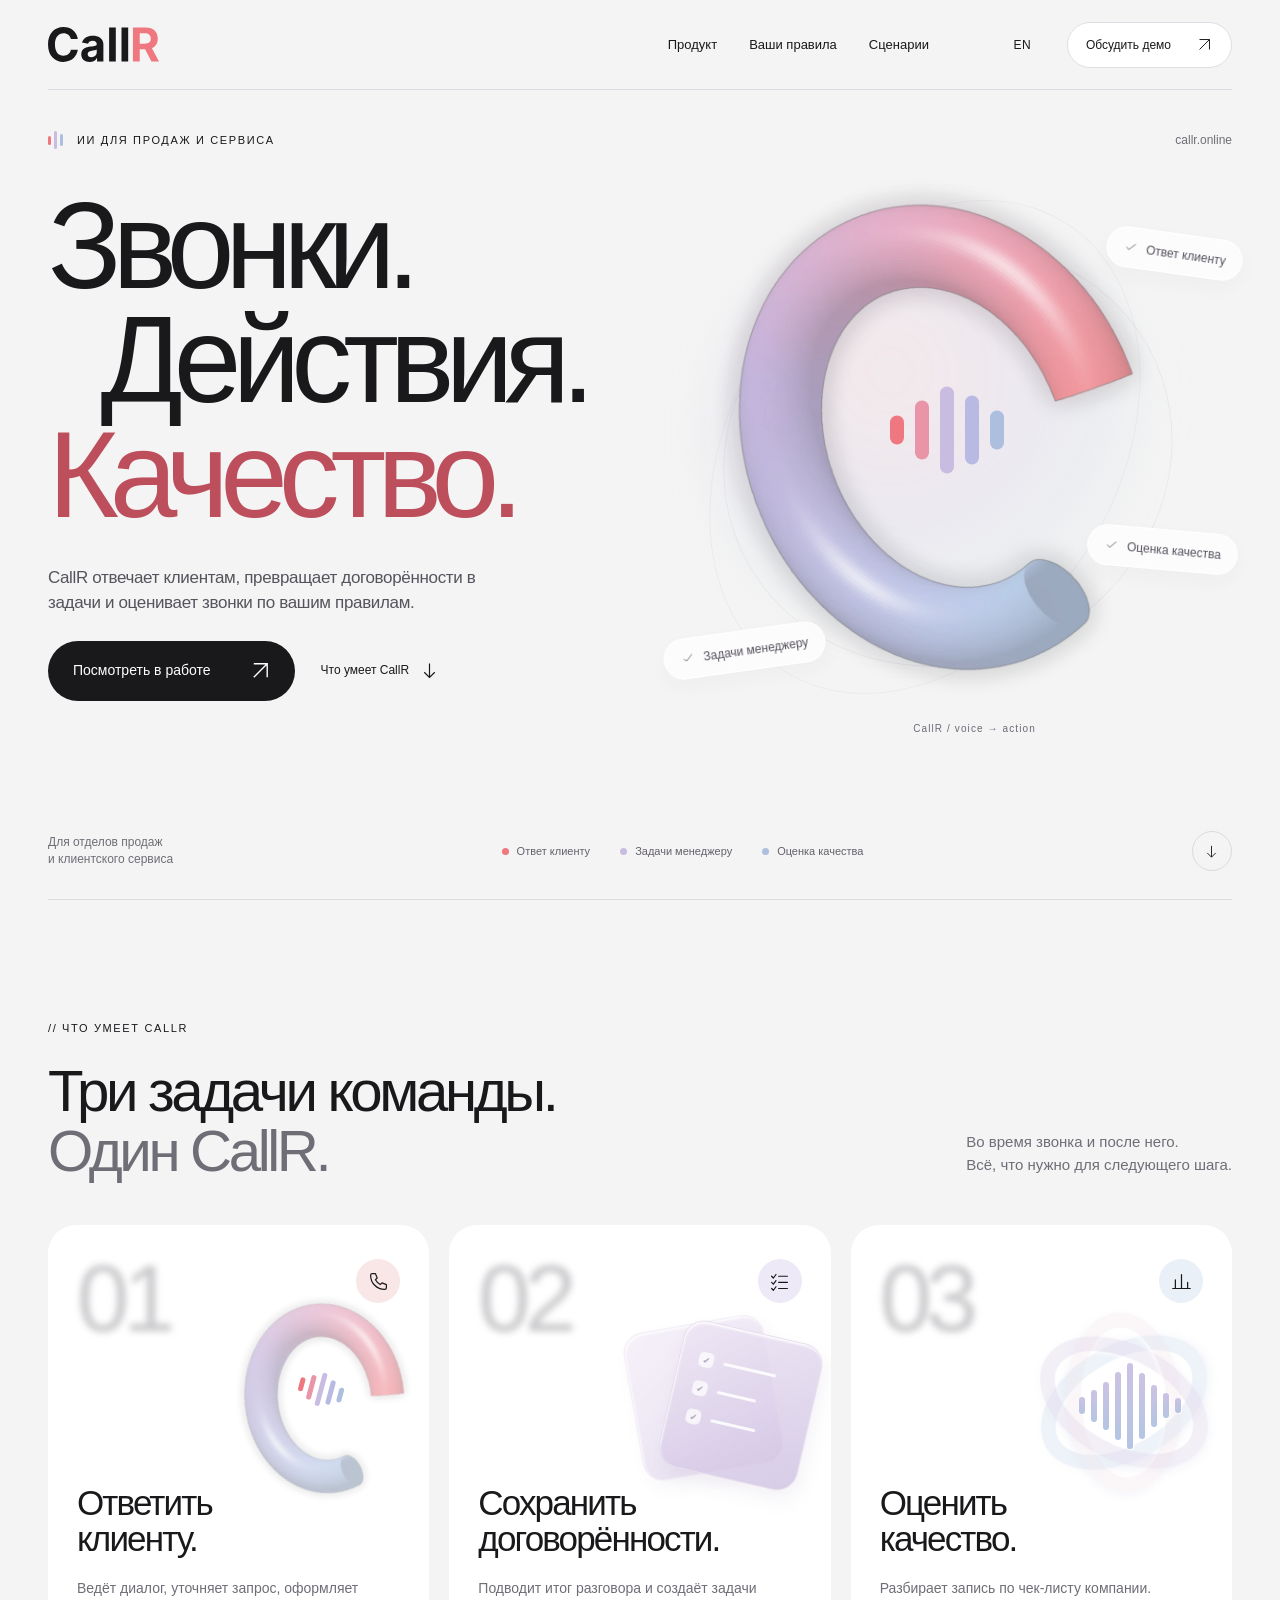
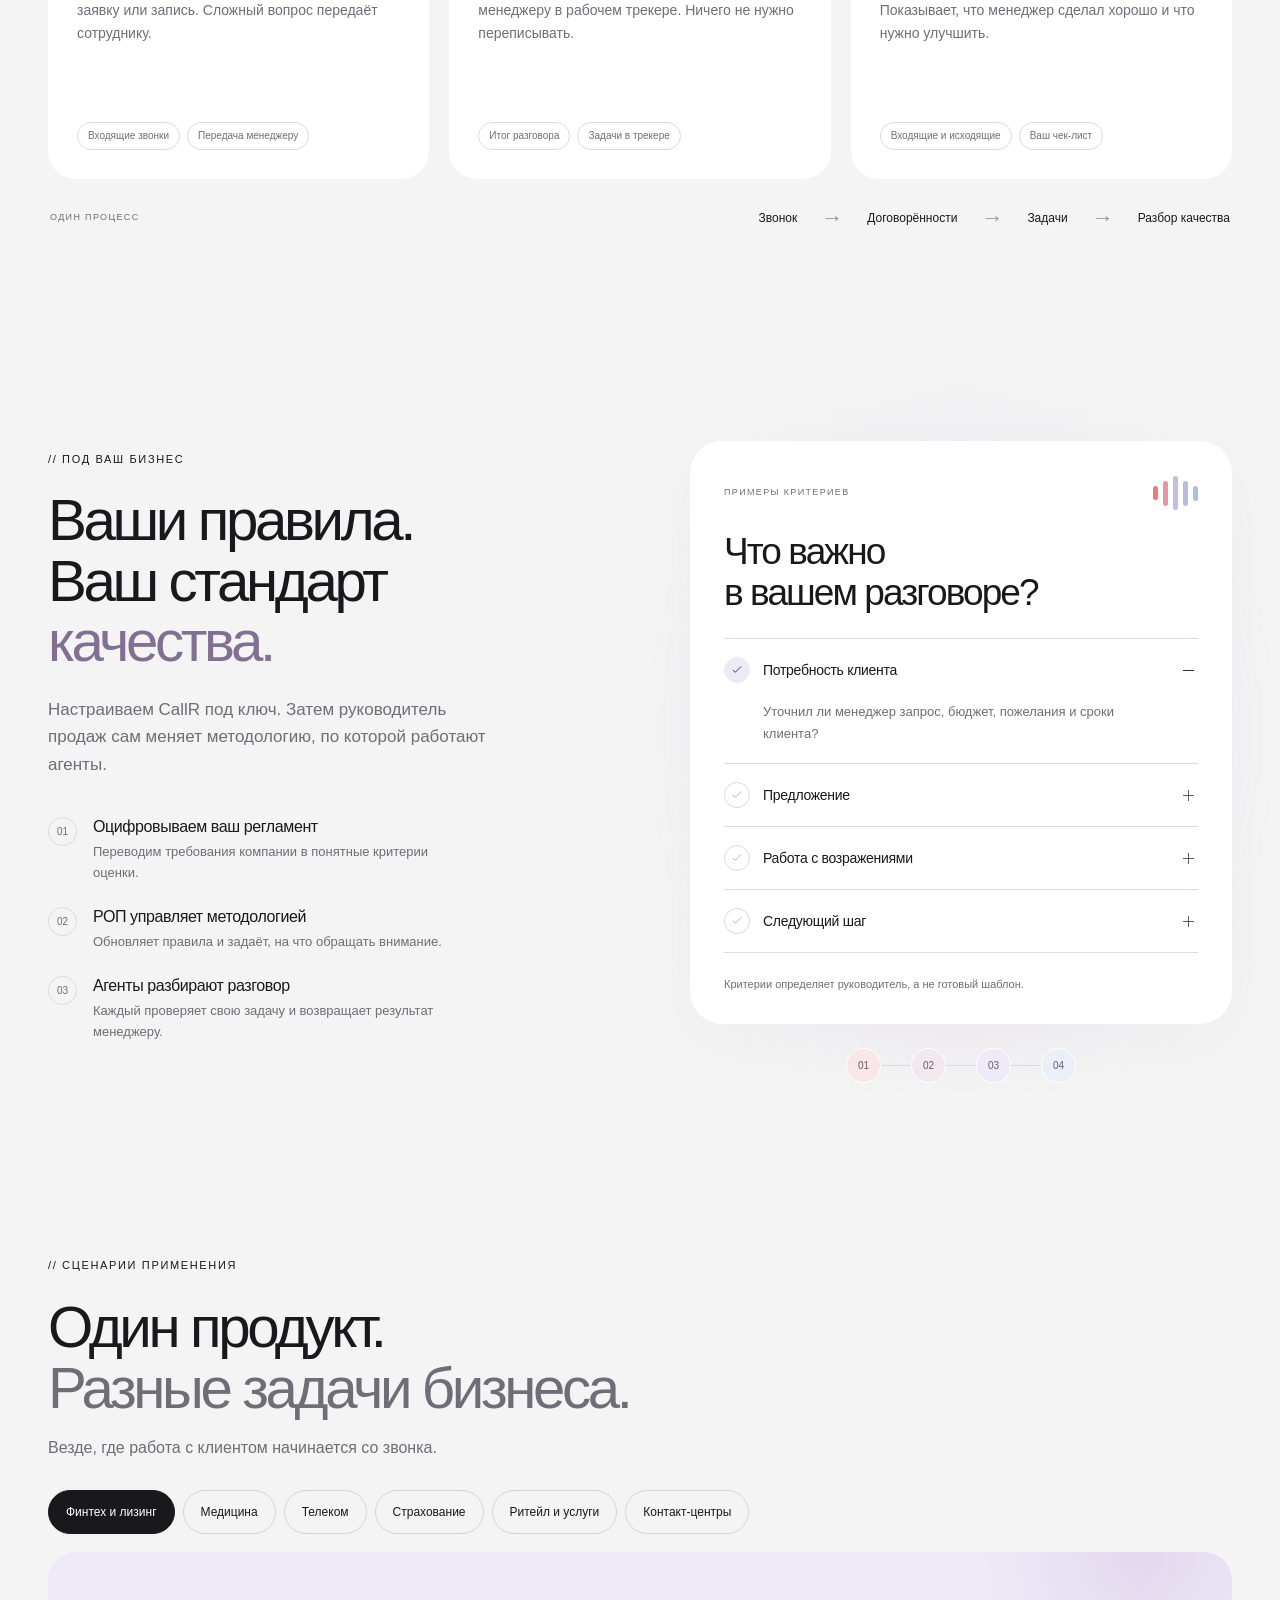
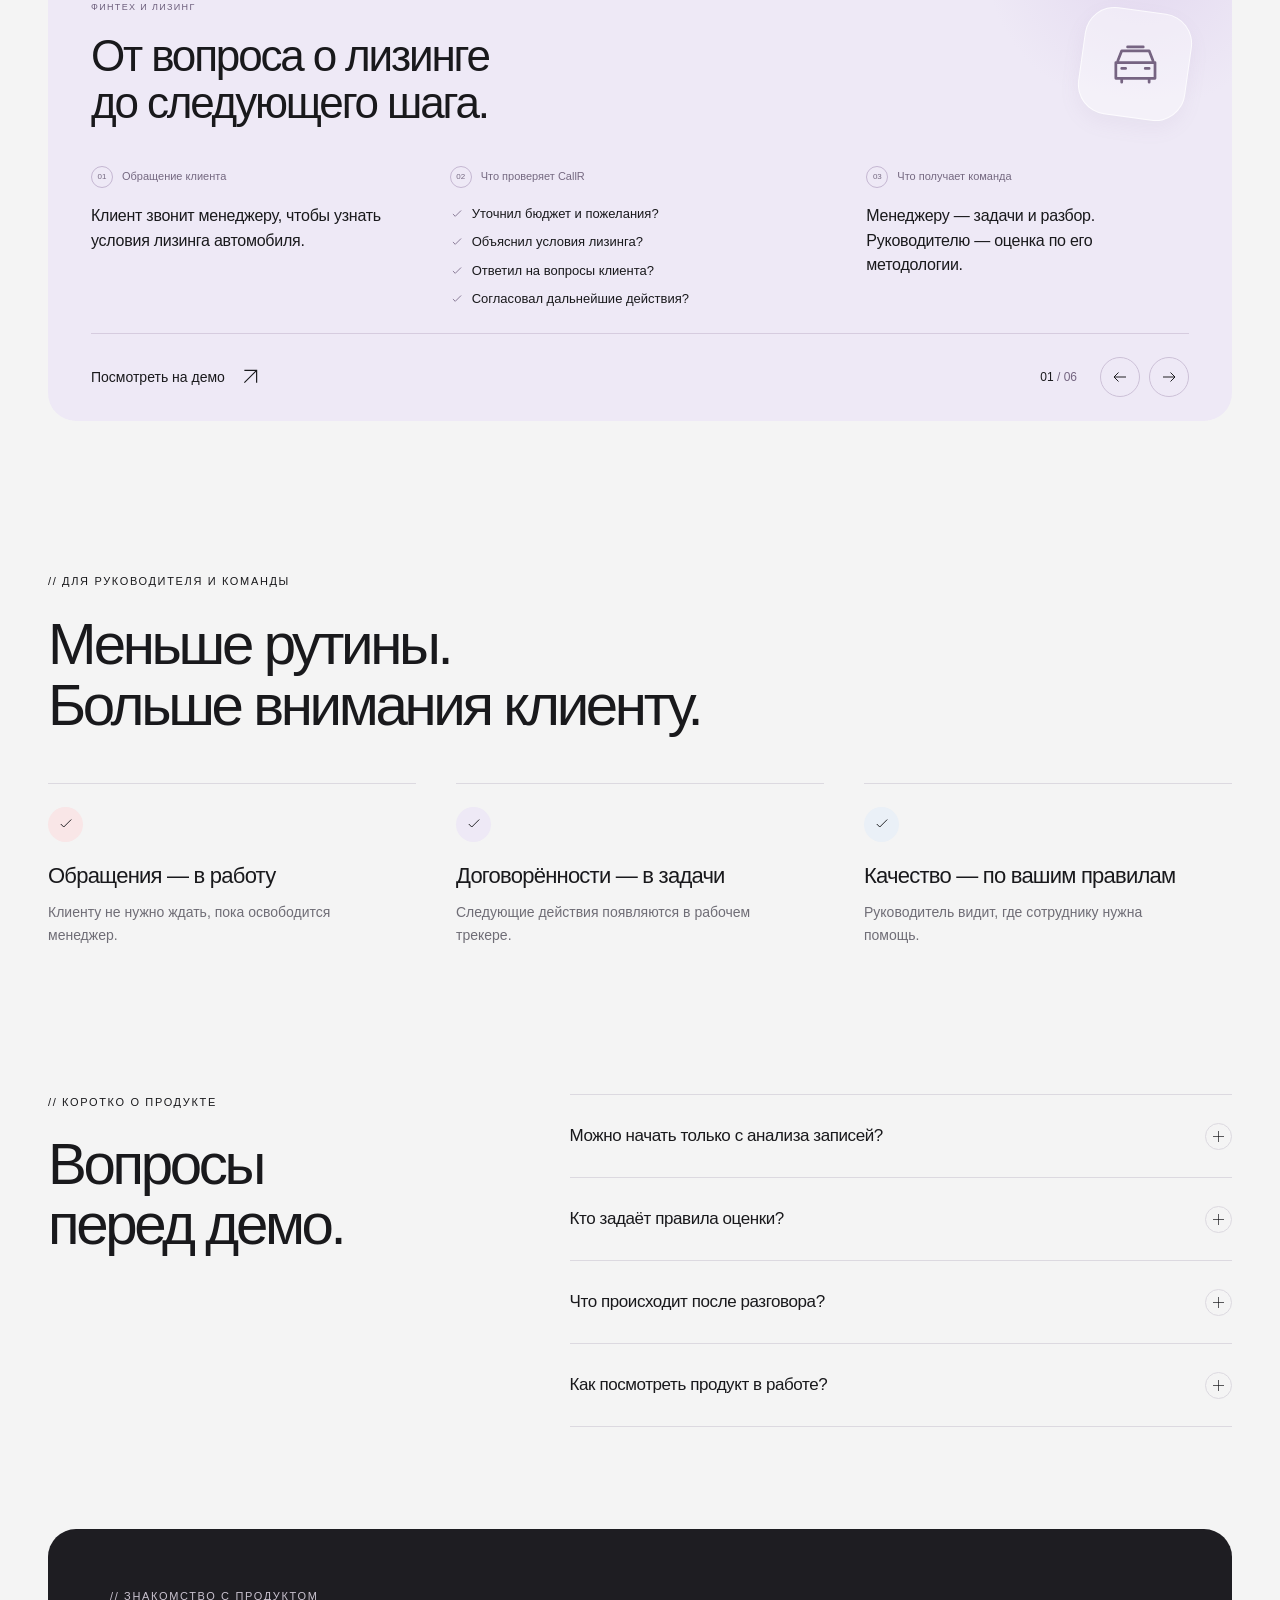
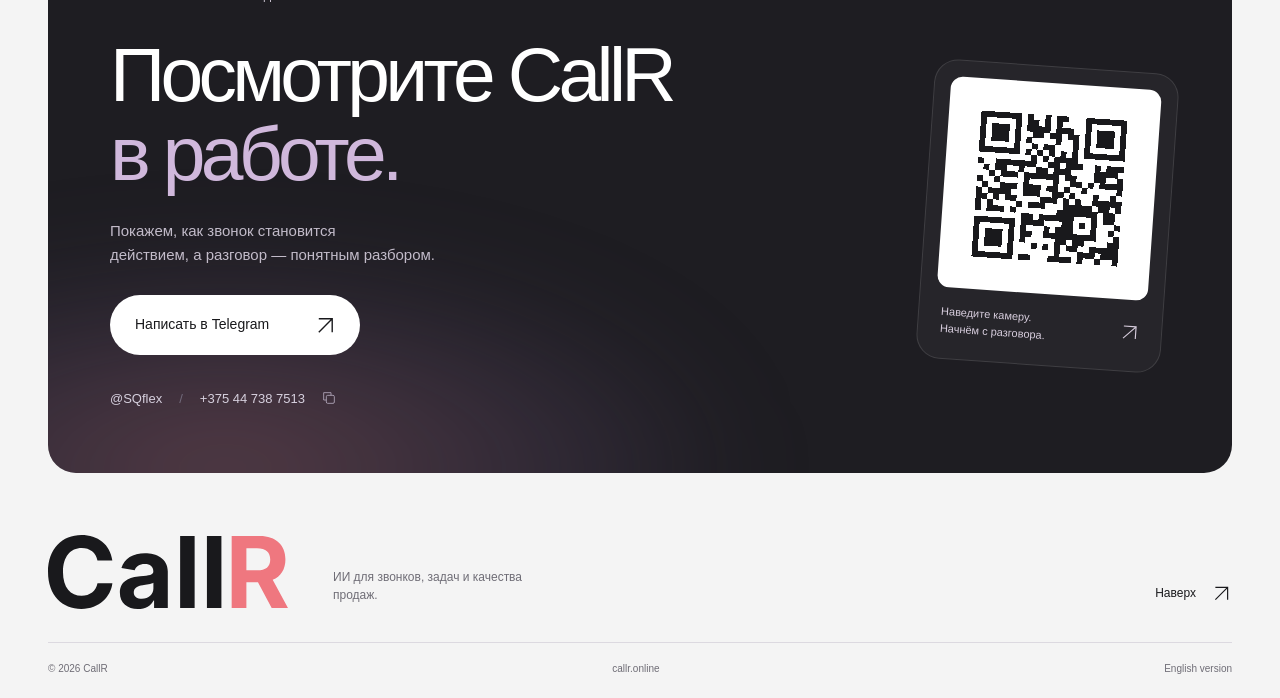
<file: index.html>
<!DOCTYPE html>
<html lang="ru">
 <head>
  <meta charset="utf-8"/>
  <meta content="width=device-width, initial-scale=1" name="viewport"/>
  <meta content="#f4f4f4" name="theme-color"/>
  <meta content="light" name="color-scheme"/>
  <title>
   CallR — ИИ для звонков, задач и качества продаж
  </title>
  <meta content="CallR отвечает на входящие звонки, создаёт задачи из договорённостей и оценивает разговоры по правилам вашей компании. Посмотрите продукт в работе." name="description"/>
  <link href="https://callr.online/" rel="canonical"/>
  <link href="https://callr.online/" hreflang="ru" rel="alternate"/>
  <link href="https://callr.online/en.html" hreflang="en" rel="alternate"/>
  <link href="https://callr.online/" hreflang="x-default" rel="alternate"/>
  <meta content="website" property="og:type"/>
  <meta content="CallR" property="og:site_name"/>
  <meta content="ru_RU" property="og:locale"/>
  <meta content="CallR — ИИ для звонков, задач и качества продаж" property="og:title"/>
  <meta content="CallR отвечает на входящие звонки, создаёт задачи из договорённостей и оценивает разговоры по правилам вашей компании. Посмотрите продукт в работе." property="og:description"/>
  <meta content="https://callr.online/" property="og:url"/>
  <meta content="https://callr.online/assets/social-cover.png" property="og:image"/>
  <meta content="1200" property="og:image:width"/>
  <meta content="630" property="og:image:height"/>
  <meta content="CallR — Calls. Actions. Quality." property="og:image:alt"/>
  <meta content="summary_large_image" name="twitter:card"/>
  <meta content="https://callr.online/assets/social-cover.png" name="twitter:image"/>
  <link href="assets/favicon.svg" rel="icon" type="image/svg+xml"/>
  <link href="assets/apple-touch-icon.png" rel="apple-touch-icon"/>
  <link href="assets/styles.css" rel="stylesheet"/>
  <script defer="" src="assets/site.js">
  </script>
 </head>
 <body data-lang="ru" id="top">
  <a class="skip-link" href="#main">
   Перейти к содержимому
  </a>
  <header class="site-header">
   <div class="header-inner wrap">
    <a aria-label="CallR" class="brand" href="index.html">
     <img alt="CallR" height="34" src="assets/logo.svg" width="111"/>
    </a>
    <nav aria-label="Главное меню" class="desktop-nav">
     <a href="#product">
      Продукт
     </a>
     <a href="#methodology">
      Ваши правила
     </a>
     <a href="#scenarios">
      Сценарии
     </a>
    </nav>
    <div class="header-actions">
     <a aria-label="Read in English" class="language-link" href="en.html" hreflang="en" lang="en">
      EN
     </a>
     <a class="header-cta" href="#contact">
      Обсудить демо
      <svg aria-hidden="true" fill="none" viewbox="0 0 24 24">
       <path d="M5 19 19 5M5 5h14v14">
       </path>
      </svg>
     </a>
     <button aria-controls="mobile-menu" aria-expanded="false" aria-label="Открыть меню" class="menu-toggle" data-close-label="Закрыть меню" data-open-label="Открыть меню" type="button">
      <span>
      </span>
      <span>
      </span>
     </button>
    </div>
   </div>
   <nav aria-label="Мобильное меню" class="mobile-menu" hidden="" id="mobile-menu">
    <a href="#product">
     Продукт
    </a>
    <a href="#methodology">
     Ваши правила
    </a>
    <a href="#scenarios">
     Сценарии
    </a>
    <a href="#contact">
     Обсудить демо
     <svg aria-hidden="true" fill="none" viewbox="0 0 24 24">
      <path d="M5 19 19 5M5 5h14v14">
      </path>
     </svg>
    </a>
   </nav>
  </header>
  <main id="main">
   <section aria-labelledby="hero-title" class="hero wrap">
    <div class="hero-topline">
     <p class="eyebrow">
      <span aria-hidden="true" class="tiny-wave">
       <i>
       </i>
       <i>
       </i>
       <i>
       </i>
      </span>
      ИИ ДЛЯ ПРОДАЖ И СЕРВИСА
     </p>
     <span class="hero-domain">
      callr.online
     </span>
    </div>
    <div class="hero-composition">
     <div class="hero-copy">
      <h1 id="hero-title">
       <span>
        Звонки.
       </span>
       <span>
        Действия.
       </span>
       <span>
        Качество.
       </span>
      </h1>
      <p class="hero-desc">
       CallR отвечает клиентам, превращает договорённости в задачи и оценивает звонки по вашим правилам.
      </p>
      <div class="hero-buttons">
       <a class="button button-dark" href="#contact">
        Посмотреть в работе
        <svg aria-hidden="true" fill="none" viewbox="0 0 24 24">
         <path d="M5 19 19 5M5 5h14v14">
         </path>
        </svg>
       </a>
       <a class="text-link" href="#product">
        Что умеет CallR
        <svg aria-hidden="true" fill="none" viewbox="0 0 24 24">
         <path d="M12 4v16m-6-6 6 6 6-6">
         </path>
        </svg>
       </a>
      </div>
     </div>
     <div aria-hidden="true" class="hero-visual">
      <div class="hero-aura">
      </div>
      <div class="orbit orbit-one">
      </div>
      <div class="orbit orbit-two">
      </div>
      <div class="mark-float">
       <img alt="" class="hero-mark" fetchpriority="high" height="1200" sizes="(max-width: 760px) 90vw, 54vw" src="assets/callr-mark.webp" srcset="assets/callr-mark-small.webp 600w, assets/callr-mark.webp 1200w" width="1200"/>
       <div class="hero-wave">
        <i>
        </i>
        <i>
        </i>
        <i>
        </i>
        <i>
        </i>
        <i>
        </i>
       </div>
      </div>
      <span class="float-tag float-tag-one">
       <svg aria-hidden="true" fill="none" viewbox="0 0 24 24">
        <path d="m5 12 4 4L19 6">
        </path>
       </svg>
       Ответ клиенту
      </span>
      <span class="float-tag float-tag-two">
       <svg aria-hidden="true" fill="none" viewbox="0 0 24 24">
        <path d="m5 12 4 4L19 6">
        </path>
       </svg>
       Задачи менеджеру
      </span>
      <span class="float-tag float-tag-three">
       <svg aria-hidden="true" fill="none" viewbox="0 0 24 24">
        <path d="m5 12 4 4L19 6">
        </path>
       </svg>
       Оценка качества
      </span>
      <span class="visual-caption">
       CallR / voice → action
      </span>
     </div>
    </div>
    <div class="hero-bottom">
     <p>
      Для отделов продаж
      <br/>
      и клиентского сервиса
     </p>
     <div class="hero-bottom-tags">
      <span>
       <i>
       </i>
       Ответ клиенту
      </span>
      <span>
       <i>
       </i>
       Задачи менеджеру
      </span>
      <span>
       <i>
       </i>
       Оценка качества
      </span>
     </div>
     <a aria-label="Что умеет CallR" class="scroll-cue" href="#product">
      <svg aria-hidden="true" fill="none" viewbox="0 0 24 24">
       <path d="M12 4v16m-6-6 6 6 6-6">
       </path>
      </svg>
     </a>
    </div>
   </section>
   <section aria-labelledby="product-title" class="section product-section wrap" id="product">
    <div class="section-heading reveal">
     <div>
      <p class="eyebrow">
       // ЧТО УМЕЕТ CALLR
      </p>
      <h2 id="product-title">
       Три задачи команды.
       <br/>
       <span class="muted">
        Один CallR.
       </span>
      </h2>
     </div>
     <p class="section-intro">
      Во время звонка и после него.
      <br/>
      Всё, что нужно для следующего шага.
     </p>
    </div>
    <div class="product-grid">
     <article class="product-card voice reveal">
      <div class="card-top">
       <span aria-hidden="true" class="ghost-number">
        01
       </span>
       <span class="card-icon">
        <svg aria-hidden="true" class="" fill="none" stroke="currentColor" stroke-linecap="round" stroke-linejoin="round" stroke-width="1.4" viewbox="0 0 24 24">
         <path d="M8.5 3H5a2 2 0 0 0-2 2c0 8.8 7.2 16 16 16a2 2 0 0 0 2-2v-3.5l-5-2-2 2a14 14 0 0 1-5.5-5.5l2-2z">
         </path>
        </svg>
       </span>
      </div>
      <div aria-hidden="true" class="card-art voice-art">
       <img alt="" height="600" loading="lazy" src="assets/callr-mark-small.webp" width="600"/>
       <div class="mini-wave">
        <i>
        </i>
        <i>
        </i>
        <i>
        </i>
        <i>
        </i>
        <i>
        </i>
       </div>
      </div>
      <div class="card-copy">
       <h3>
        Ответить
        <br/>
        клиенту.
       </h3>
       <p>
        Ведёт диалог, уточняет запрос, оформляет заявку или запись. Сложный вопрос передаёт сотруднику.
       </p>
       <div class="pills">
        <span>
         Входящие звонки
        </span>
        <span>
         Передача менеджеру
        </span>
       </div>
      </div>
     </article>
     <article class="product-card tasks reveal">
      <div class="card-top">
       <span aria-hidden="true" class="ghost-number">
        02
       </span>
       <span class="card-icon">
        <svg aria-hidden="true" class="" fill="none" stroke="currentColor" stroke-linecap="round" stroke-linejoin="round" stroke-width="1.4" viewbox="0 0 24 24">
         <path d="m3 6 2 2 3-4M11 6h10M3 13l2 2 3-4m3 2h10M3 20l2 2 3-4m3 2h10">
         </path>
        </svg>
       </span>
      </div>
      <div aria-hidden="true" class="card-art tasks-art">
       <div class="task-sheet back-sheet">
       </div>
       <div class="task-sheet front-sheet">
        <span>
         <b>
          ✓
         </b>
         <i>
         </i>
        </span>
        <span>
         <b>
          ✓
         </b>
         <i>
         </i>
        </span>
        <span>
         <b>
          ✓
         </b>
         <i>
         </i>
        </span>
       </div>
      </div>
      <div class="card-copy">
       <h3>
        Сохранить
        <br/>
        договорённости.
       </h3>
       <p>
        Подводит итог разговора и создаёт задачи менеджеру в рабочем трекере. Ничего не нужно переписывать.
       </p>
       <div class="pills">
        <span>
         Итог разговора
        </span>
        <span>
         Задачи в трекере
        </span>
       </div>
      </div>
     </article>
     <article class="product-card review reveal">
      <div class="card-top">
       <span aria-hidden="true" class="ghost-number">
        03
       </span>
       <span class="card-icon">
        <svg aria-hidden="true" class="" fill="none" stroke="currentColor" stroke-linecap="round" stroke-linejoin="round" stroke-width="1.4" viewbox="0 0 24 24">
         <path d="M5 20V10m7 10V4m7 16v-7M2 20h20">
         </path>
        </svg>
       </span>
      </div>
      <div aria-hidden="true" class="card-art review-art">
       <div class="review-orbit">
        <span>
        </span>
        <span>
        </span>
        <span>
        </span>
       </div>
       <div class="review-wave">
        <i style="--h:17px">
        </i>
        <i style="--h:32px">
        </i>
        <i style="--h:48px">
        </i>
        <i style="--h:68px">
        </i>
        <i style="--h:86px">
        </i>
        <i style="--h:66px">
        </i>
        <i style="--h:42px">
        </i>
        <i style="--h:25px">
        </i>
        <i style="--h:15px">
        </i>
       </div>
      </div>
      <div class="card-copy">
       <h3>
        Оценить
        <br/>
        качество.
       </h3>
       <p>
        Разбирает запись по чек-листу компании. Показывает, что менеджер сделал хорошо и что нужно улучшить.
       </p>
       <div class="pills">
        <span>
         Входящие и исходящие
        </span>
        <span>
         Ваш чек-лист
        </span>
       </div>
      </div>
     </article>
    </div>
    <div class="flow-strip reveal">
     <span class="eyebrow">
      ОДИН ПРОЦЕСС
     </span>
     <div>
      <span>
       Звонок
      </span>
      <b aria-hidden="true">
       →
      </b>
      <span>
       Договорённости
      </span>
      <b aria-hidden="true">
       →
      </b>
      <span>
       Задачи
      </span>
      <b aria-hidden="true">
       →
      </b>
      <span>
       Разбор качества
      </span>
     </div>
    </div>
   </section>
   <section aria-labelledby="method-title" class="section methodology wrap" id="methodology">
    <div class="method-copy reveal">
     <p class="eyebrow">
      // ПОД ВАШ БИЗНЕС
     </p>
     <h2 id="method-title">
      Ваши правила.
      <br/>
      Ваш стандарт
      <br/>
      <span class="lavender-text">
       качества.
      </span>
     </h2>
     <p class="method-desc">
      Настраиваем CallR под ключ. Затем руководитель продаж сам меняет методологию, по которой работают агенты.
     </p>
     <ol class="method-steps">
      <li>
       <span class="step-index">
        01
       </span>
       <div>
        <h3>
         Оцифровываем ваш регламент
        </h3>
        <p>
         Переводим требования компании в понятные критерии оценки.
        </p>
       </div>
      </li>
      <li>
       <span class="step-index">
        02
       </span>
       <div>
        <h3>
         РОП управляет методологией
        </h3>
        <p>
         Обновляет правила и задаёт, на что обращать внимание.
        </p>
       </div>
      </li>
      <li>
       <span class="step-index">
        03
       </span>
       <div>
        <h3>
         Агенты разбирают разговор
        </h3>
        <p>
         Каждый проверяет свою задачу и возвращает результат менеджеру.
        </p>
       </div>
      </li>
     </ol>
    </div>
    <div class="criteria-wrap reveal">
     <div aria-hidden="true" class="criteria-glow">
     </div>
     <div class="criteria-card">
      <div class="criteria-header">
       <p class="eyebrow">
        ПРИМЕРЫ КРИТЕРИЕВ
       </p>
       <div aria-hidden="true" class="mini-wave">
        <i>
        </i>
        <i>
        </i>
        <i>
        </i>
        <i>
        </i>
        <i>
        </i>
       </div>
      </div>
      <h3>
       Что важно
       <br/>
       в вашем разговоре?
      </h3>
      <div class="criteria-list">
       <details class="criterion" name="callr-criteria" open="">
        <summary>
         <span class="criterion-check">
          <svg aria-hidden="true" fill="none" viewbox="0 0 24 24">
           <path d="m5 12 4 4L19 6">
           </path>
          </svg>
         </span>
         <span>
          Потребность клиента
         </span>
         <span aria-hidden="true" class="plus">
         </span>
        </summary>
        <p>
         Уточнил ли менеджер запрос, бюджет, пожелания и сроки клиента?
        </p>
       </details>
       <details class="criterion" name="callr-criteria">
        <summary>
         <span class="criterion-check">
          <svg aria-hidden="true" fill="none" viewbox="0 0 24 24">
           <path d="m5 12 4 4L19 6">
           </path>
          </svg>
         </span>
         <span>
          Предложение
         </span>
         <span aria-hidden="true" class="plus">
         </span>
        </summary>
        <p>
         Понятно ли объяснил условия и связал ли предложение с запросом?
        </p>
       </details>
       <details class="criterion" name="callr-criteria">
        <summary>
         <span class="criterion-check">
          <svg aria-hidden="true" fill="none" viewbox="0 0 24 24">
           <path d="m5 12 4 4L19 6">
           </path>
          </svg>
         </span>
         <span>
          Работа с возражениями
         </span>
         <span aria-hidden="true" class="plus">
         </span>
        </summary>
        <p>
         Ответил ли на сомнения и вопросы клиента по правилам компании?
        </p>
       </details>
       <details class="criterion" name="callr-criteria">
        <summary>
         <span class="criterion-check">
          <svg aria-hidden="true" fill="none" viewbox="0 0 24 24">
           <path d="m5 12 4 4L19 6">
           </path>
          </svg>
         </span>
         <span>
          Следующий шаг
         </span>
         <span aria-hidden="true" class="plus">
         </span>
        </summary>
        <p>
         Зафиксировал ли, что нужно сделать после разговора?
        </p>
       </details>
      </div>
      <p class="criteria-note">
       Критерии определяет руководитель, а не готовый шаблон.
      </p>
     </div>
     <div aria-hidden="true" class="agent-dots">
      <span>
       01
      </span>
      <i>
      </i>
      <span>
       02
      </span>
      <i>
      </i>
      <span>
       03
      </span>
      <i>
      </i>
      <span>
       04
      </span>
     </div>
    </div>
   </section>
   <section aria-labelledby="scenarios-title" class="section scenarios wrap" id="scenarios">
    <div class="section-heading reveal">
     <div>
      <p class="eyebrow">
       // СЦЕНАРИИ ПРИМЕНЕНИЯ
      </p>
      <h2 id="scenarios-title">
       Один продукт.
       <br/>
       <span class="muted">
        Разные задачи бизнеса.
       </span>
      </h2>
     </div>
    </div>
    <p class="scenario-intro reveal">
     Везде, где работа с клиентом начинается со звонка.
    </p>
    <div aria-label="СЦЕНАРИИ ПРИМЕНЕНИЯ" class="scenario-tabs" data-scenario-tabs="">
     <button class="scenario-tab is-active" data-scenario="finance" id="tab-finance" type="button">
      Финтех и лизинг
     </button>
     <button class="scenario-tab" data-scenario="health" id="tab-health" type="button">
      Медицина
     </button>
     <button class="scenario-tab" data-scenario="telecom" id="tab-telecom" type="button">
      Телеком
     </button>
     <button class="scenario-tab" data-scenario="insurance" id="tab-insurance" type="button">
      Страхование
     </button>
     <button class="scenario-tab" data-scenario="retail" id="tab-retail" type="button">
      Ритейл и услуги
     </button>
     <button class="scenario-tab" data-scenario="contact" id="tab-contact" type="button">
      Контакт-центры
     </button>
    </div>
    <div class="scenario-stage">
     <article class="scenario-panel is-active" data-panel="finance" id="scenario-finance">
      <div class="case-heading">
       <div>
        <p class="eyebrow">
         ФИНТЕХ И ЛИЗИНГ
        </p>
        <h3>
         От вопроса о лизинге
         <br/>
         до следующего шага.
        </h3>
       </div>
       <div aria-hidden="true" class="case-symbol">
        <svg aria-hidden="true" class="" fill="none" stroke="currentColor" stroke-linecap="round" stroke-linejoin="round" stroke-width="1.4" viewbox="0 0 24 24">
         <path d="m3 10 2-5h14l2 5M2 11h20v8H2zm3 8v2m14-2v2M5 14h2m10 0h2M8 3h8">
         </path>
        </svg>
       </div>
      </div>
      <div class="case-grid">
       <div class="case-col">
        <p class="case-label">
         <span>
          01
         </span>
         Обращение клиента
        </p>
        <p class="case-lead">
         Клиент звонит менеджеру, чтобы узнать условия лизинга автомобиля.
        </p>
       </div>
       <div class="case-col">
        <p class="case-label">
         <span>
          02
         </span>
         Что проверяет CallR
        </p>
        <ul class="case-checks">
         <li>
          <svg aria-hidden="true" fill="none" viewbox="0 0 24 24">
           <path d="m5 12 4 4L19 6">
           </path>
          </svg>
          <span>
           Уточнил бюджет и пожелания?
          </span>
         </li>
         <li>
          <svg aria-hidden="true" fill="none" viewbox="0 0 24 24">
           <path d="m5 12 4 4L19 6">
           </path>
          </svg>
          <span>
           Объяснил условия лизинга?
          </span>
         </li>
         <li>
          <svg aria-hidden="true" fill="none" viewbox="0 0 24 24">
           <path d="m5 12 4 4L19 6">
           </path>
          </svg>
          <span>
           Ответил на вопросы клиента?
          </span>
         </li>
         <li>
          <svg aria-hidden="true" fill="none" viewbox="0 0 24 24">
           <path d="m5 12 4 4L19 6">
           </path>
          </svg>
          <span>
           Согласовал дальнейшие действия?
          </span>
         </li>
        </ul>
       </div>
       <div class="case-col">
        <p class="case-label">
         <span>
          03
         </span>
         Что получает команда
        </p>
        <p class="case-result">
         Менеджеру — задачи и разбор. Руководителю — оценка по его методологии.
        </p>
       </div>
      </div>
     </article>
     <article class="scenario-panel" data-panel="health" id="scenario-health">
      <div class="case-heading">
       <div>
        <p class="eyebrow">
         МЕДИЦИНА
        </p>
        <h3>
         От первого звонка
         <br/>
         до записи на приём.
        </h3>
       </div>
       <div aria-hidden="true" class="case-symbol">
        <svg aria-hidden="true" class="" fill="none" stroke="currentColor" stroke-linecap="round" stroke-linejoin="round" stroke-width="1.4" viewbox="0 0 24 24">
         <rect height="16" rx="4" width="16" x="4" y="4">
         </rect>
         <path d="M12 8v8m-4-4h8">
         </path>
        </svg>
       </div>
      </div>
      <div class="case-grid">
       <div class="case-col">
        <p class="case-label">
         <span>
          01
         </span>
         Обращение клиента
        </p>
        <p class="case-lead">
         Клиент уточняет расписание, стоимость и порядок записи к специалисту.
        </p>
       </div>
       <div class="case-col">
        <p class="case-label">
         <span>
          02
         </span>
         Что проверяет CallR
        </p>
        <ul class="case-checks">
         <li>
          <svg aria-hidden="true" fill="none" viewbox="0 0 24 24">
           <path d="m5 12 4 4L19 6">
           </path>
          </svg>
          <span>
           Выяснил цель обращения?
          </span>
         </li>
         <li>
          <svg aria-hidden="true" fill="none" viewbox="0 0 24 24">
           <path d="m5 12 4 4L19 6">
           </path>
          </svg>
          <span>
           Объяснил порядок записи?
          </span>
         </li>
         <li>
          <svg aria-hidden="true" fill="none" viewbox="0 0 24 24">
           <path d="m5 12 4 4L19 6">
           </path>
          </svg>
          <span>
           Ответил на организационные вопросы?
          </span>
         </li>
         <li>
          <svg aria-hidden="true" fill="none" viewbox="0 0 24 24">
           <path d="m5 12 4 4L19 6">
           </path>
          </svg>
          <span>
           Подтвердил следующий шаг?
          </span>
         </li>
        </ul>
       </div>
       <div class="case-col">
        <p class="case-label">
         <span>
          03
         </span>
         Что получает команда
        </p>
        <p class="case-result">
         Заявка или запись и задачи сотруднику. Руководителю — разбор качества обслуживания.
        </p>
       </div>
      </div>
     </article>
     <article class="scenario-panel" data-panel="telecom" id="scenario-telecom">
      <div class="case-heading">
       <div>
        <p class="eyebrow">
         ТЕЛЕКОМ
        </p>
        <h3>
         От вопроса о тарифе
         <br/>
         до понятного решения.
        </h3>
       </div>
       <div aria-hidden="true" class="case-symbol">
        <svg aria-hidden="true" class="" fill="none" stroke="currentColor" stroke-linecap="round" stroke-linejoin="round" stroke-width="1.4" viewbox="0 0 24 24">
         <path d="M12 14v7m-4 0h8M5 5a10 10 0 0 0 0 14M19 5a10 10 0 0 1 0 14M8 8a6 6 0 0 0 0 8M16 8a6 6 0 0 1 0 8">
         </path>
         <circle cx="12" cy="12" r="2">
         </circle>
        </svg>
       </div>
      </div>
      <div class="case-grid">
       <div class="case-col">
        <p class="case-label">
         <span>
          01
         </span>
         Обращение клиента
        </p>
        <p class="case-lead">
         Клиент хочет подключить услугу, изменить тариф или получить поддержку.
        </p>
       </div>
       <div class="case-col">
        <p class="case-label">
         <span>
          02
         </span>
         Что проверяет CallR
        </p>
        <ul class="case-checks">
         <li>
          <svg aria-hidden="true" fill="none" viewbox="0 0 24 24">
           <path d="m5 12 4 4L19 6">
           </path>
          </svg>
          <span>
           Уточнил запрос клиента?
          </span>
         </li>
         <li>
          <svg aria-hidden="true" fill="none" viewbox="0 0 24 24">
           <path d="m5 12 4 4L19 6">
           </path>
          </svg>
          <span>
           Понятно объяснил условия?
          </span>
         </li>
         <li>
          <svg aria-hidden="true" fill="none" viewbox="0 0 24 24">
           <path d="m5 12 4 4L19 6">
           </path>
          </svg>
          <span>
           Предложил подходящее действие?
          </span>
         </li>
         <li>
          <svg aria-hidden="true" fill="none" viewbox="0 0 24 24">
           <path d="m5 12 4 4L19 6">
           </path>
          </svg>
          <span>
           Зафиксировал договорённости?
          </span>
         </li>
        </ul>
       </div>
       <div class="case-col">
        <p class="case-label">
         <span>
          03
         </span>
         Что получает команда
        </p>
        <p class="case-result">
         Следующие действия для сотрудника и оценка разговора по правилам компании.
        </p>
       </div>
      </div>
     </article>
     <article class="scenario-panel" data-panel="insurance" id="scenario-insurance">
      <div class="case-heading">
       <div>
        <p class="eyebrow">
         СТРАХОВАНИЕ
        </p>
        <h3>
         От обращения
         <br/>
         до дальнейших действий.
        </h3>
       </div>
       <div aria-hidden="true" class="case-symbol">
        <svg aria-hidden="true" class="" fill="none" stroke="currentColor" stroke-linecap="round" stroke-linejoin="round" stroke-width="1.4" viewbox="0 0 24 24">
         <path d="m12 2 8 4v6c0 5-8 10-8 10S4 17 4 12V6z">
         </path>
         <path d="m8 12 3 3 5-6">
         </path>
        </svg>
       </div>
      </div>
      <div class="case-grid">
       <div class="case-col">
        <p class="case-label">
         <span>
          01
         </span>
         Обращение клиента
        </p>
        <p class="case-lead">
         Клиент задаёт вопросы по полису или уточняет порядок сопровождения обращения.
        </p>
       </div>
       <div class="case-col">
        <p class="case-label">
         <span>
          02
         </span>
         Что проверяет CallR
        </p>
        <ul class="case-checks">
         <li>
          <svg aria-hidden="true" fill="none" viewbox="0 0 24 24">
           <path d="m5 12 4 4L19 6">
           </path>
          </svg>
          <span>
           Уточнил ситуацию клиента?
          </span>
         </li>
         <li>
          <svg aria-hidden="true" fill="none" viewbox="0 0 24 24">
           <path d="m5 12 4 4L19 6">
           </path>
          </svg>
          <span>
           Понятно объяснил порядок действий?
          </span>
         </li>
         <li>
          <svg aria-hidden="true" fill="none" viewbox="0 0 24 24">
           <path d="m5 12 4 4L19 6">
           </path>
          </svg>
          <span>
           Следовал регламенту компании?
          </span>
         </li>
         <li>
          <svg aria-hidden="true" fill="none" viewbox="0 0 24 24">
           <path d="m5 12 4 4L19 6">
           </path>
          </svg>
          <span>
           Согласовал следующий шаг?
          </span>
         </li>
        </ul>
       </div>
       <div class="case-col">
        <p class="case-label">
         <span>
          03
         </span>
         Что получает команда
        </p>
        <p class="case-result">
         Итог разговора, задачи менеджеру и замечания по каждому критерию.
        </p>
       </div>
      </div>
     </article>
     <article class="scenario-panel" data-panel="retail" id="scenario-retail">
      <div class="case-heading">
       <div>
        <p class="eyebrow">
         РИТЕЙЛ И УСЛУГИ
        </p>
        <h3>
         От интереса клиента
         <br/>
         до заявки или записи.
        </h3>
       </div>
       <div aria-hidden="true" class="case-symbol">
        <svg aria-hidden="true" class="" fill="none" stroke="currentColor" stroke-linecap="round" stroke-linejoin="round" stroke-width="1.4" viewbox="0 0 24 24">
         <path d="M5 8h14l2 13H3zM8 8V6a4 4 0 0 1 8 0v2">
         </path>
        </svg>
       </div>
      </div>
      <div class="case-grid">
       <div class="case-col">
        <p class="case-label">
         <span>
          01
         </span>
         Обращение клиента
        </p>
        <p class="case-lead">
         Клиент узнаёт о наличии товара, условиях заказа или записи на обслуживание.
        </p>
       </div>
       <div class="case-col">
        <p class="case-label">
         <span>
          02
         </span>
         Что проверяет CallR
        </p>
        <ul class="case-checks">
         <li>
          <svg aria-hidden="true" fill="none" viewbox="0 0 24 24">
           <path d="m5 12 4 4L19 6">
           </path>
          </svg>
          <span>
           Выяснил, что нужно клиенту?
          </span>
         </li>
         <li>
          <svg aria-hidden="true" fill="none" viewbox="0 0 24 24">
           <path d="m5 12 4 4L19 6">
           </path>
          </svg>
          <span>
           Ответил на вопросы по предложению?
          </span>
         </li>
         <li>
          <svg aria-hidden="true" fill="none" viewbox="0 0 24 24">
           <path d="m5 12 4 4L19 6">
           </path>
          </svg>
          <span>
           Уточнил детали заявки?
          </span>
         </li>
         <li>
          <svg aria-hidden="true" fill="none" viewbox="0 0 24 24">
           <path d="m5 12 4 4L19 6">
           </path>
          </svg>
          <span>
           Договорился о дальнейших действиях?
          </span>
         </li>
        </ul>
       </div>
       <div class="case-col">
        <p class="case-label">
         <span>
          03
         </span>
         Что получает команда
        </p>
        <p class="case-result">
         Сохранённые договорённости, задачи в трекере и разбор работы менеджера.
        </p>
       </div>
      </div>
     </article>
     <article class="scenario-panel" data-panel="contact" id="scenario-contact">
      <div class="case-heading">
       <div>
        <p class="eyebrow">
         КОНТАКТ-ЦЕНТРЫ
        </p>
        <h3>
         От потока обращений
         <br/>
         до контроля качества.
        </h3>
       </div>
       <div aria-hidden="true" class="case-symbol">
        <svg aria-hidden="true" class="" fill="none" stroke="currentColor" stroke-linecap="round" stroke-linejoin="round" stroke-width="1.4" viewbox="0 0 24 24">
         <path d="M3 13v-1a9 9 0 0 1 18 0v1M3 12h4v7H3zm14 0h4v7h-4zm4 7c0 3-6 3-9 3">
         </path>
        </svg>
       </div>
      </div>
      <div class="case-grid">
       <div class="case-col">
        <p class="case-label">
         <span>
          01
         </span>
         Обращение клиента
        </p>
        <p class="case-lead">
         Команда обрабатывает входящие обращения и записи разговоров операторов.
        </p>
       </div>
       <div class="case-col">
        <p class="case-label">
         <span>
          02
         </span>
         Что проверяет CallR
        </p>
        <ul class="case-checks">
         <li>
          <svg aria-hidden="true" fill="none" viewbox="0 0 24 24">
           <path d="m5 12 4 4L19 6">
           </path>
          </svg>
          <span>
           Корректно определил запрос?
          </span>
         </li>
         <li>
          <svg aria-hidden="true" fill="none" viewbox="0 0 24 24">
           <path d="m5 12 4 4L19 6">
           </path>
          </svg>
          <span>
           Соблюдал стандарт общения?
          </span>
         </li>
         <li>
          <svg aria-hidden="true" fill="none" viewbox="0 0 24 24">
           <path d="m5 12 4 4L19 6">
           </path>
          </svg>
          <span>
           Помог решить вопрос?
          </span>
         </li>
         <li>
          <svg aria-hidden="true" fill="none" viewbox="0 0 24 24">
           <path d="m5 12 4 4L19 6">
           </path>
          </svg>
          <span>
           Зафиксировал результат разговора?
          </span>
         </li>
        </ul>
       </div>
       <div class="case-col">
        <p class="case-label">
         <span>
          03
         </span>
         Что получает команда
        </p>
        <p class="case-result">
         Разбор звонков по регламенту заказчика и задачи по итогам разговоров.
        </p>
       </div>
      </div>
     </article>
     <div class="scenario-bottom">
      <a class="text-link" href="#contact">
       Посмотреть на демо
       <svg aria-hidden="true" fill="none" viewbox="0 0 24 24">
        <path d="M5 19 19 5M5 5h14v14">
        </path>
       </svg>
      </a>
      <div class="scenario-navigation">
       <span aria-live="polite" class="scenario-count">
        01
        <span>
         / 06
        </span>
       </span>
       <button aria-label="Предыдущий сценарий" class="circle-button" data-prev="" type="button">
        <svg aria-hidden="true" fill="none" viewbox="0 0 24 24">
         <path d="M20 12H4m6-6-6 6 6 6">
         </path>
        </svg>
       </button>
       <button aria-label="Следующий сценарий" class="circle-button" data-next="" type="button">
        <svg aria-hidden="true" fill="none" viewbox="0 0 24 24">
         <path d="M4 12h16m-6-6 6 6-6 6">
         </path>
        </svg>
       </button>
      </div>
     </div>
    </div>
   </section>
   <section aria-labelledby="benefits-title" class="section benefits wrap">
    <p class="eyebrow reveal">
     // ДЛЯ РУКОВОДИТЕЛЯ И КОМАНДЫ
    </p>
    <h2 class="reveal" id="benefits-title">
     Меньше рутины.
     <br/>
     Больше внимания клиенту.
    </h2>
    <div class="benefit-grid">
     <article class="benefit reveal">
      <span aria-hidden="true" class="benefit-marker">
       <svg aria-hidden="true" fill="none" viewbox="0 0 24 24">
        <path d="m5 12 4 4L19 6">
        </path>
       </svg>
      </span>
      <h3>
       Обращения — в работу
      </h3>
      <p>
       Клиенту не нужно ждать, пока освободится менеджер.
      </p>
     </article>
     <article class="benefit reveal">
      <span aria-hidden="true" class="benefit-marker">
       <svg aria-hidden="true" fill="none" viewbox="0 0 24 24">
        <path d="m5 12 4 4L19 6">
        </path>
       </svg>
      </span>
      <h3>
       Договорённости — в задачи
      </h3>
      <p>
       Следующие действия появляются в рабочем трекере.
      </p>
     </article>
     <article class="benefit reveal">
      <span aria-hidden="true" class="benefit-marker">
       <svg aria-hidden="true" fill="none" viewbox="0 0 24 24">
        <path d="m5 12 4 4L19 6">
        </path>
       </svg>
      </span>
      <h3>
       Качество — по вашим правилам
      </h3>
      <p>
       Руководитель видит, где сотруднику нужна помощь.
      </p>
     </article>
    </div>
   </section>
   <section aria-labelledby="faq-title" class="section faq-section wrap">
    <div class="reveal">
     <p class="eyebrow">
      // КОРОТКО О ПРОДУКТЕ
     </p>
     <h2 id="faq-title">
      Вопросы
      <br/>
      перед демо.
     </h2>
    </div>
    <div class="faq-list reveal">
     <details class="faq-item">
      <summary>
       <span>
        Можно начать только с анализа записей?
       </span>
       <span aria-hidden="true" class="plus">
       </span>
      </summary>
      <p>
       Да. В модуль аналитики можно передавать записи входящих и исходящих звонков. CallR транскрибирует разговор и оценивает его по заданным критериям.
      </p>
     </details>
     <details class="faq-item">
      <summary>
       <span>
        Кто задаёт правила оценки?
       </span>
       <span aria-hidden="true" class="plus">
       </span>
      </summary>
      <p>
       Руководитель продаж. Сначала мы оцифровываем методологию компании, затем руководитель может самостоятельно менять критерии работы агентов.
      </p>
     </details>
     <details class="faq-item">
      <summary>
       <span>
        Что происходит после разговора?
       </span>
       <span aria-hidden="true" class="plus">
       </span>
      </summary>
      <p>
       CallR подводит итог, фиксирует договорённости, создаёт задачи менеджеру и возвращает разбор звонка по чек-листу.
      </p>
     </details>
     <details class="faq-item">
      <summary>
       <span>
        Как посмотреть продукт в работе?
       </span>
       <span aria-hidden="true" class="plus">
       </span>
      </summary>
      <p>
       Напишите в Telegram или позвоните. На демонстрации покажем обработку звонка, создание задач и разбор качества на понятном вам сценарии.
      </p>
     </details>
    </div>
   </section>
   <section aria-labelledby="contact-title" class="contact-section wrap" id="contact">
    <div class="contact-card">
     <div aria-hidden="true" class="contact-glow">
     </div>
     <div class="contact-main">
      <p class="eyebrow">
       // ЗНАКОМСТВО С ПРОДУКТОМ
      </p>
      <h2 id="contact-title">
       Посмотрите CallR
       <br/>
       <span>
        в работе.
       </span>
      </h2>
      <p class="contact-desc">
       Покажем, как звонок становится
       <br/>
       действием, а разговор — понятным разбором.
      </p>
      <a class="button button-white" href="https://t.me/SQflex" rel="noopener noreferrer" target="_blank">
       Написать в Telegram
       <svg aria-hidden="true" fill="none" viewbox="0 0 24 24">
        <path d="M5 19 19 5M5 5h14v14">
        </path>
       </svg>
      </a>
      <div class="contact-direct">
       <a href="https://t.me/SQflex" rel="noopener noreferrer" target="_blank">
        @SQflex
       </a>
       <span aria-hidden="true">
        /
       </span>
       <a href="tel:+375447387513">
        +375 44 738 7513
       </a>
       <button aria-label="Скопировать телефон" class="copy-phone" data-failure="Номер телефона: +375 44 738 7513" data-success="Телефон скопирован" type="button">
        <svg aria-hidden="true" fill="none" viewbox="0 0 24 24">
         <rect height="12" rx="2" width="12" x="8" y="8">
         </rect>
         <path d="M15 8V4H4v11h4">
         </path>
        </svg>
       </button>
      </div>
     </div>
     <a class="contact-qr" href="https://t.me/SQflex" rel="noopener noreferrer" target="_blank">
      <span class="qr-image">
       <img alt="QR-код для связи с @SQflex в Telegram" height="290" loading="lazy" src="assets/telegram-qr.png" width="290"/>
      </span>
      <span>
       Наведите камеру.
       <br/>
       Начнём с разговора.
      </span>
      <svg aria-hidden="true" fill="none" viewbox="0 0 24 24">
       <path d="M5 19 19 5M5 5h14v14">
       </path>
      </svg>
     </a>
    </div>
   </section>
  </main>
  <footer class="site-footer wrap">
   <div class="footer-top">
    <a aria-label="CallR" class="footer-wordmark" href="index.html">
     <img alt="CallR" height="75" loading="lazy" src="assets/logo.svg" width="243"/>
    </a>
    <p>
     ИИ для звонков, задач и качества продаж.
    </p>
    <a class="text-link" href="#top">
     Наверх
     <svg aria-hidden="true" fill="none" viewbox="0 0 24 24">
      <path d="M5 19 19 5M5 5h14v14">
      </path>
     </svg>
    </a>
   </div>
   <div class="footer-bottom">
    <span>
     ©
     <span data-year="">
      2026
     </span>
     CallR
    </span>
    <span>
     callr.online
    </span>
    <a href="en.html" hreflang="en" lang="en">
     English version
    </a>
   </div>
  </footer>
  <div aria-live="polite" class="toast" role="status">
  </div>
 </body>
</html>
</file>
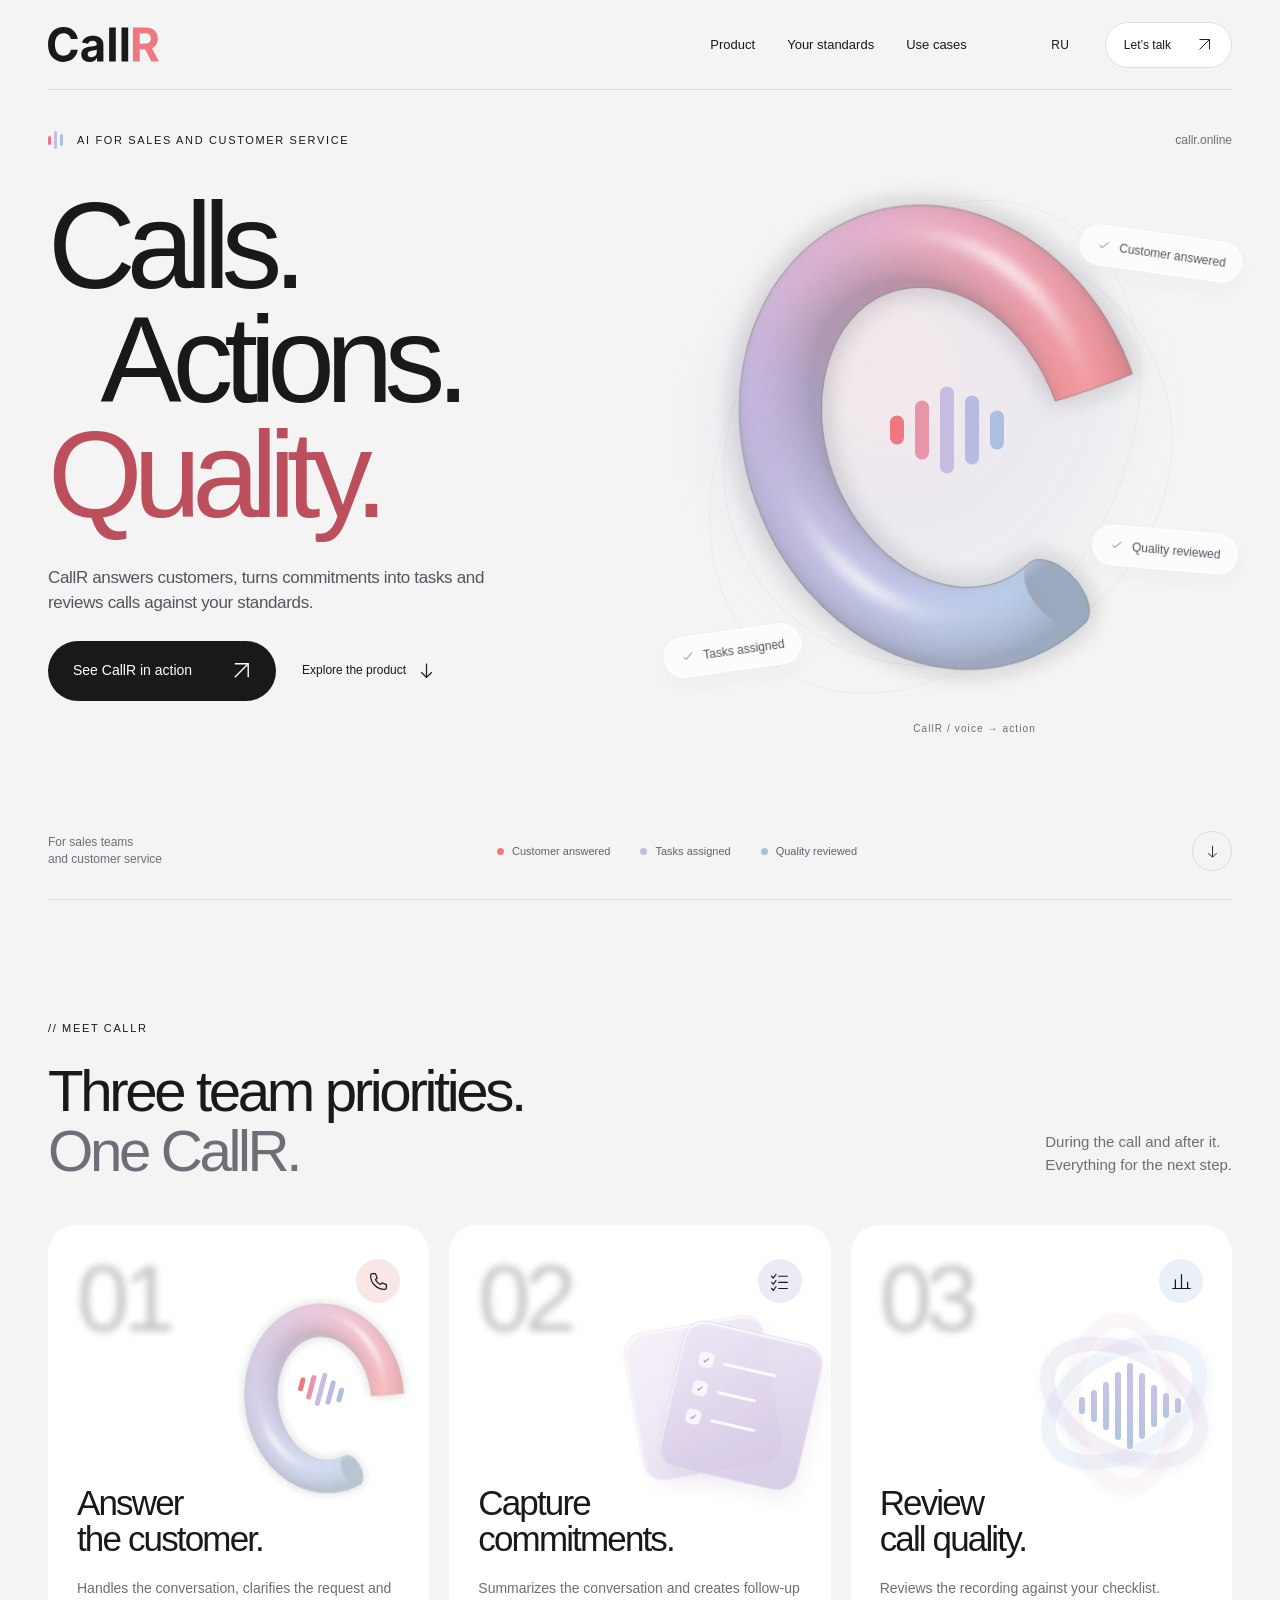
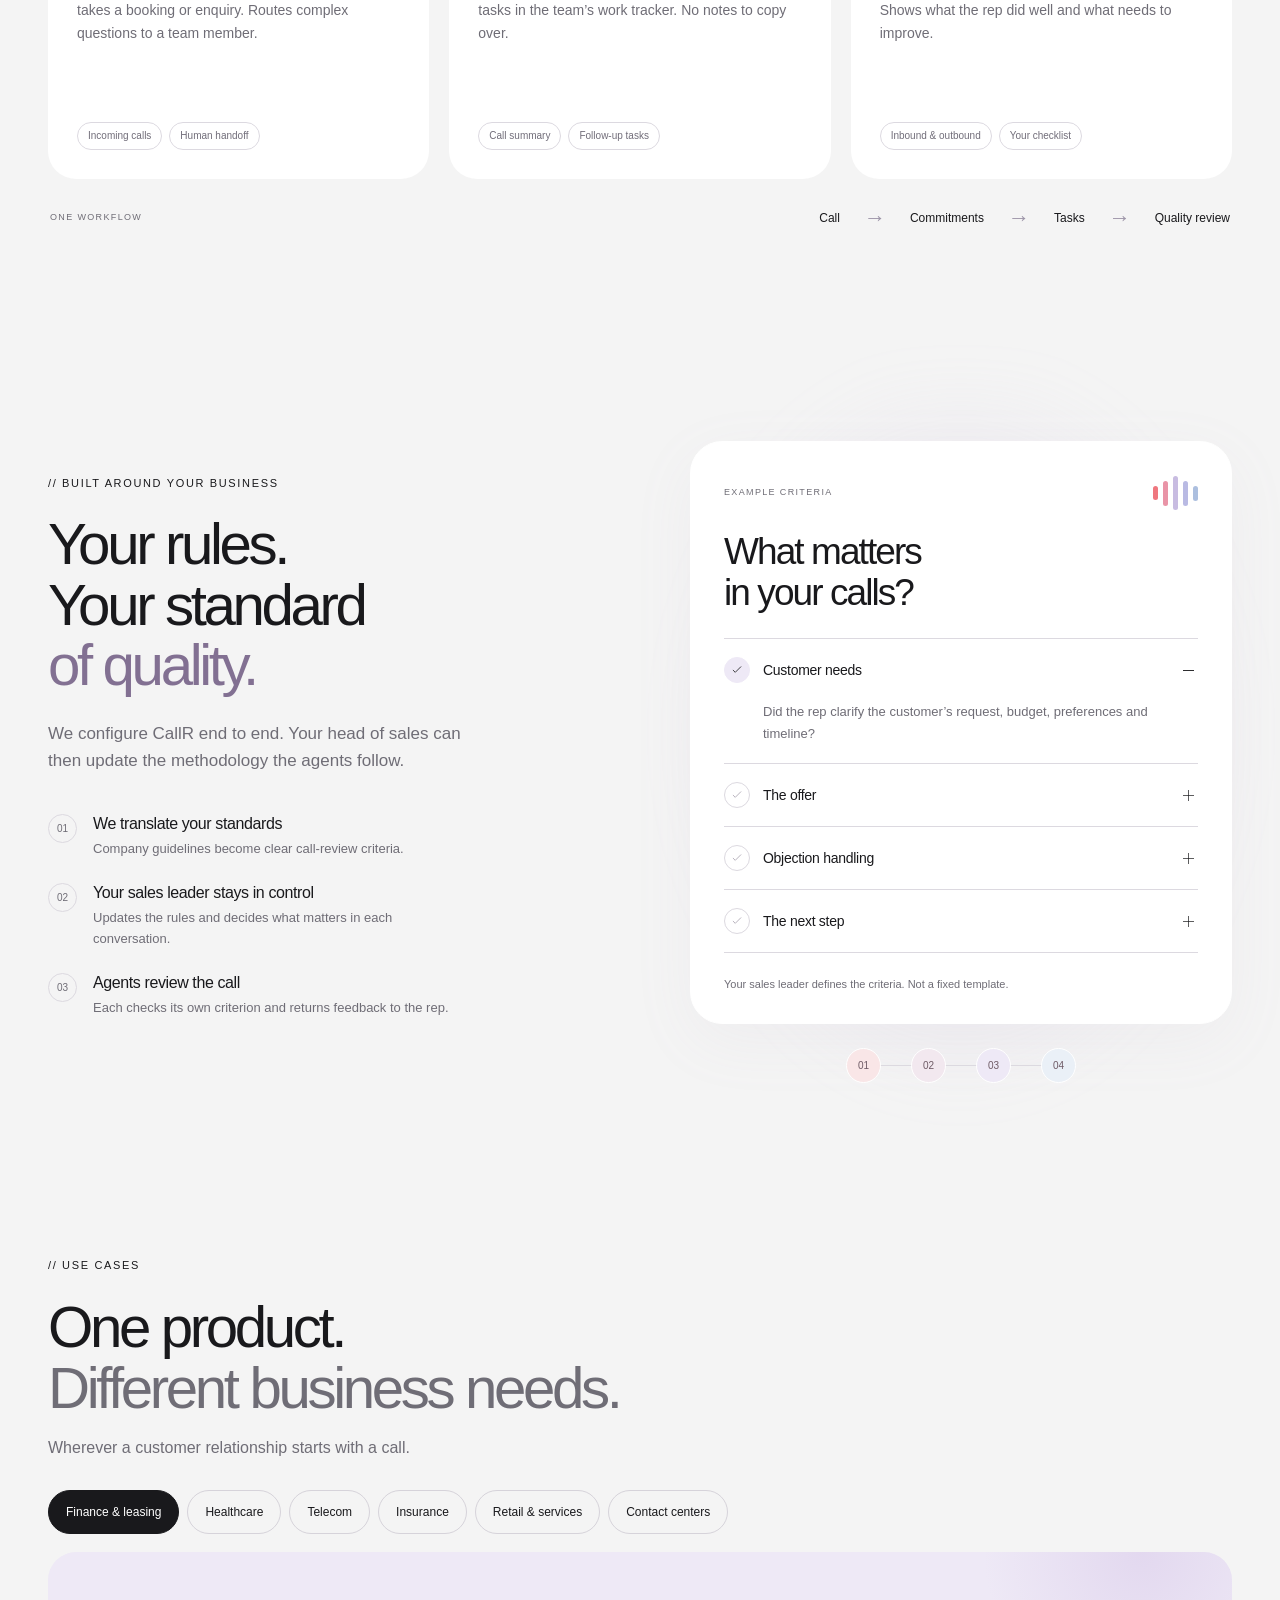
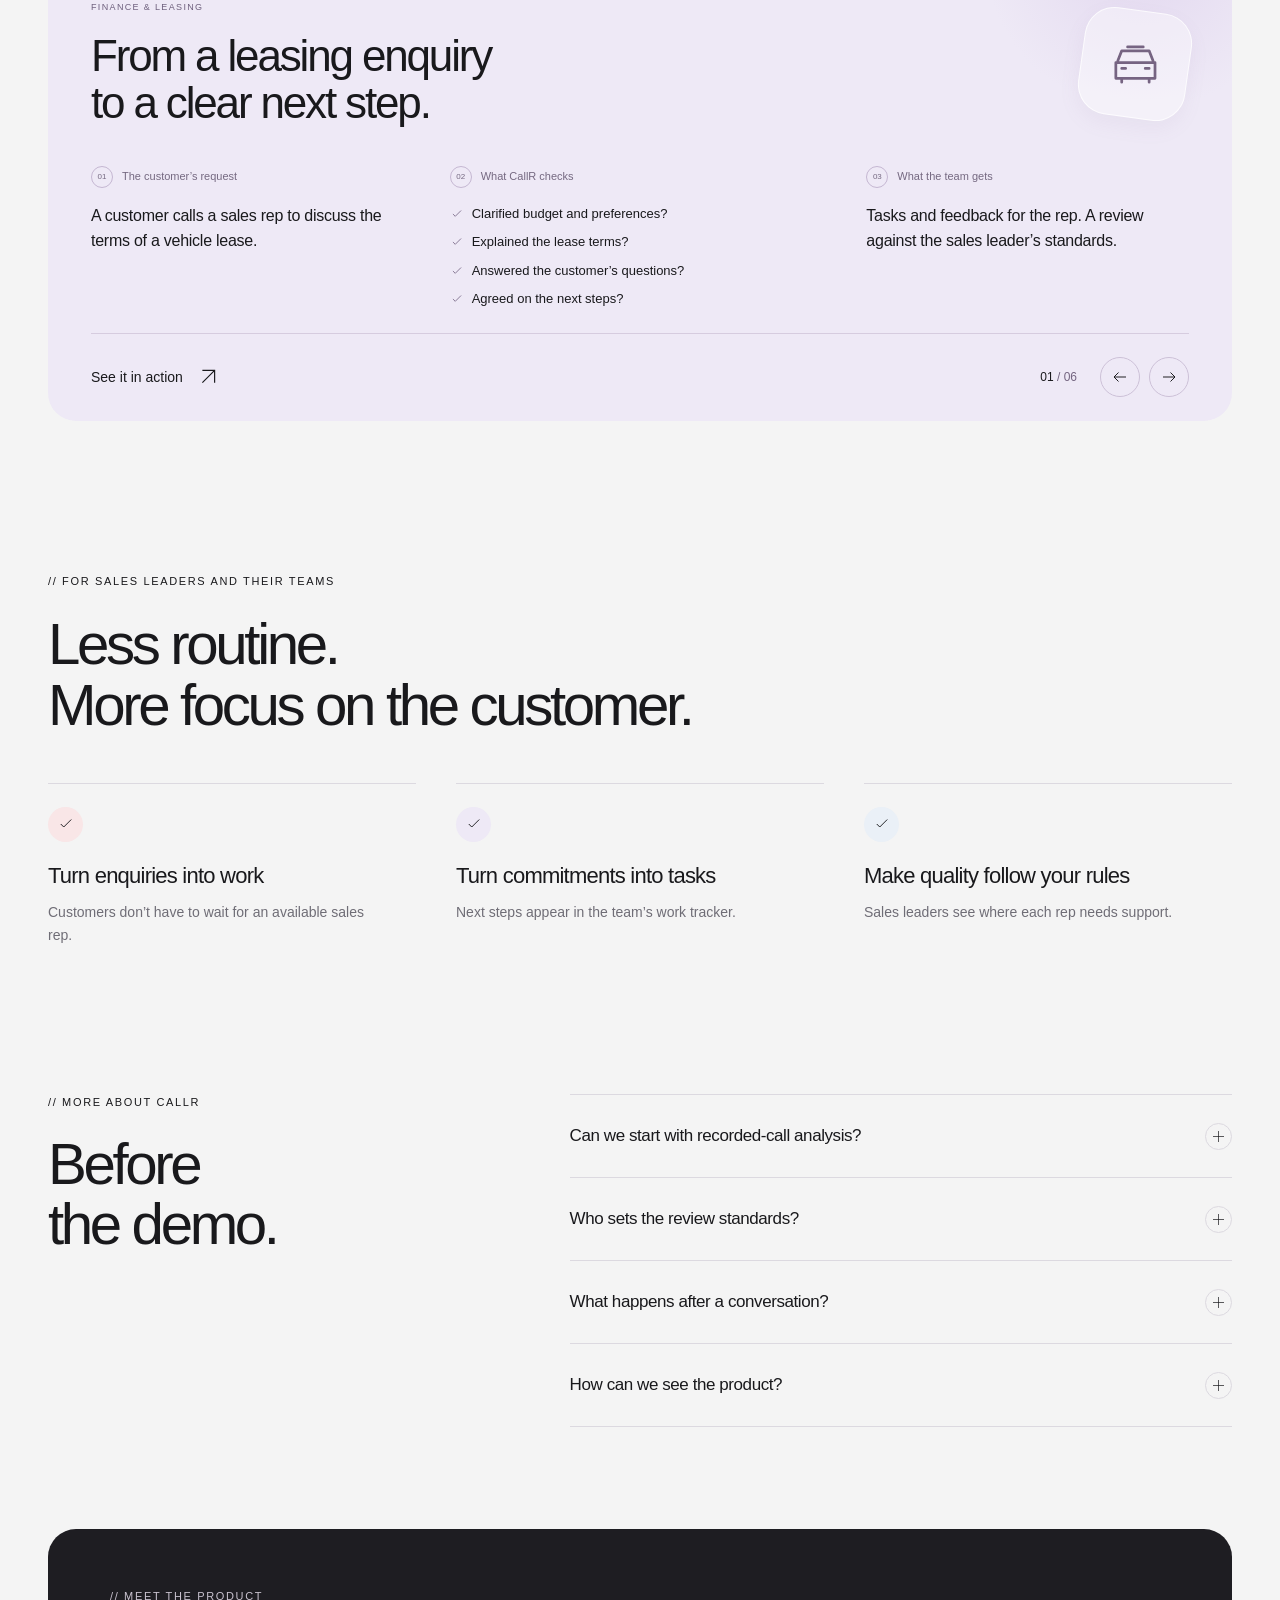
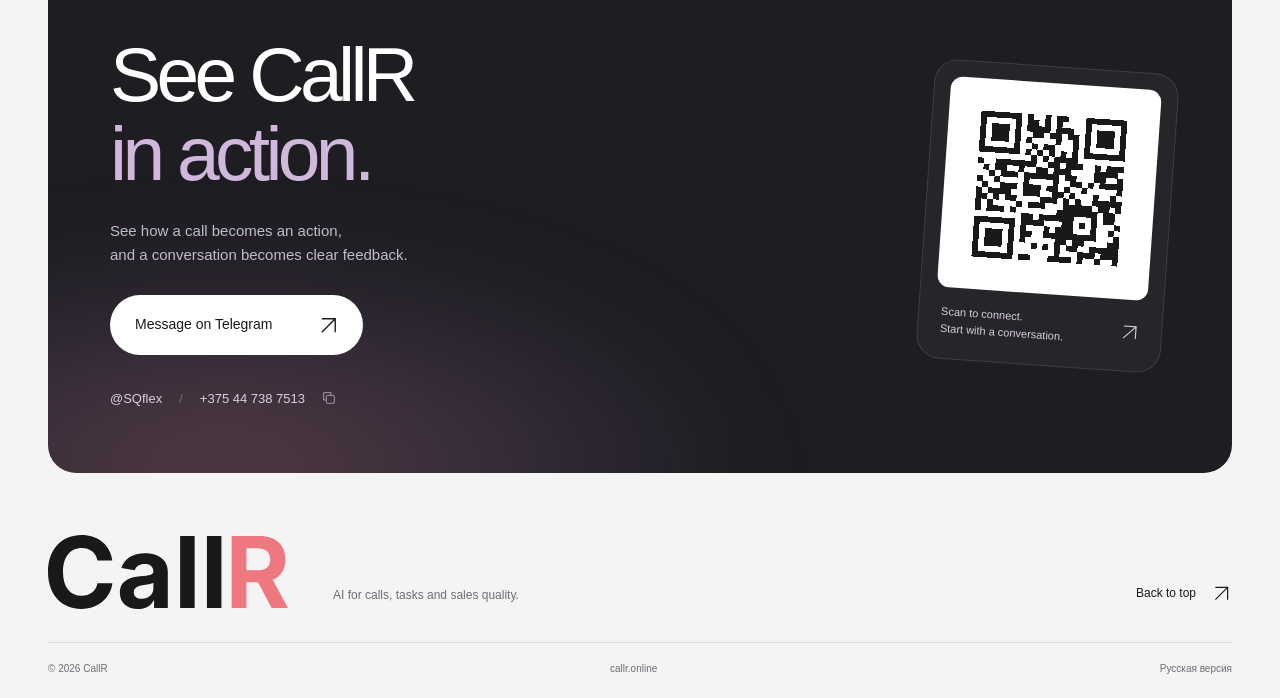
<file: en.html>
<!DOCTYPE html>
<html lang="en">
 <head>
  <meta charset="utf-8"/>
  <meta content="width=device-width, initial-scale=1" name="viewport"/>
  <meta content="#f4f4f4" name="theme-color"/>
  <meta content="light" name="color-scheme"/>
  <title>
   CallR — AI for calls, tasks and sales quality
  </title>
  <meta content="CallR handles incoming calls, turns commitments into tasks and reviews conversations against your company’s standards. See the product in action." name="description"/>
  <link href="https://callr.online/en.html" rel="canonical"/>
  <link href="https://callr.online/" hreflang="ru" rel="alternate"/>
  <link href="https://callr.online/en.html" hreflang="en" rel="alternate"/>
  <link href="https://callr.online/" hreflang="x-default" rel="alternate"/>
  <meta content="website" property="og:type"/>
  <meta content="CallR" property="og:site_name"/>
  <meta content="en_US" property="og:locale"/>
  <meta content="CallR — AI for calls, tasks and sales quality" property="og:title"/>
  <meta content="CallR handles incoming calls, turns commitments into tasks and reviews conversations against your company’s standards. See the product in action." property="og:description"/>
  <meta content="https://callr.online/en.html" property="og:url"/>
  <meta content="https://callr.online/assets/social-cover.png" property="og:image"/>
  <meta content="1200" property="og:image:width"/>
  <meta content="630" property="og:image:height"/>
  <meta content="CallR — Calls. Actions. Quality." property="og:image:alt"/>
  <meta content="summary_large_image" name="twitter:card"/>
  <meta content="https://callr.online/assets/social-cover.png" name="twitter:image"/>
  <link href="assets/favicon.svg" rel="icon" type="image/svg+xml"/>
  <link href="assets/apple-touch-icon.png" rel="apple-touch-icon"/>
  <link href="assets/styles.css" rel="stylesheet"/>
  <script defer="" src="assets/site.js">
  </script>
 </head>
 <body data-lang="en" id="top">
  <a class="skip-link" href="#main">
   Skip to content
  </a>
  <header class="site-header">
   <div class="header-inner wrap">
    <a aria-label="CallR" class="brand" href="en.html">
     <img alt="CallR" height="34" src="assets/logo.svg" width="111"/>
    </a>
    <nav aria-label="Main menu" class="desktop-nav">
     <a href="#product">
      Product
     </a>
     <a href="#methodology">
      Your standards
     </a>
     <a href="#scenarios">
      Use cases
     </a>
    </nav>
    <div class="header-actions">
     <a aria-label="Читать по-русски" class="language-link" href="index.html" hreflang="ru" lang="ru">
      RU
     </a>
     <a class="header-cta" href="#contact">
      Let’s talk
      <svg aria-hidden="true" fill="none" viewbox="0 0 24 24">
       <path d="M5 19 19 5M5 5h14v14">
       </path>
      </svg>
     </a>
     <button aria-controls="mobile-menu" aria-expanded="false" aria-label="Open menu" class="menu-toggle" data-close-label="Close menu" data-open-label="Open menu" type="button">
      <span>
      </span>
      <span>
      </span>
     </button>
    </div>
   </div>
   <nav aria-label="Mobile menu" class="mobile-menu" hidden="" id="mobile-menu">
    <a href="#product">
     Product
    </a>
    <a href="#methodology">
     Your standards
    </a>
    <a href="#scenarios">
     Use cases
    </a>
    <a href="#contact">
     Let’s talk
     <svg aria-hidden="true" fill="none" viewbox="0 0 24 24">
      <path d="M5 19 19 5M5 5h14v14">
      </path>
     </svg>
    </a>
   </nav>
  </header>
  <main id="main">
   <section aria-labelledby="hero-title" class="hero wrap">
    <div class="hero-topline">
     <p class="eyebrow">
      <span aria-hidden="true" class="tiny-wave">
       <i>
       </i>
       <i>
       </i>
       <i>
       </i>
      </span>
      AI FOR SALES AND CUSTOMER SERVICE
     </p>
     <span class="hero-domain">
      callr.online
     </span>
    </div>
    <div class="hero-composition">
     <div class="hero-copy">
      <h1 id="hero-title">
       <span>
        Calls.
       </span>
       <span>
        Actions.
       </span>
       <span>
        Quality.
       </span>
      </h1>
      <p class="hero-desc">
       CallR answers customers, turns commitments into tasks and reviews calls against your standards.
      </p>
      <div class="hero-buttons">
       <a class="button button-dark" href="#contact">
        See CallR in action
        <svg aria-hidden="true" fill="none" viewbox="0 0 24 24">
         <path d="M5 19 19 5M5 5h14v14">
         </path>
        </svg>
       </a>
       <a class="text-link" href="#product">
        Explore the product
        <svg aria-hidden="true" fill="none" viewbox="0 0 24 24">
         <path d="M12 4v16m-6-6 6 6 6-6">
         </path>
        </svg>
       </a>
      </div>
     </div>
     <div aria-hidden="true" class="hero-visual">
      <div class="hero-aura">
      </div>
      <div class="orbit orbit-one">
      </div>
      <div class="orbit orbit-two">
      </div>
      <div class="mark-float">
       <img alt="" class="hero-mark" fetchpriority="high" height="1200" sizes="(max-width: 760px) 90vw, 54vw" src="assets/callr-mark.webp" srcset="assets/callr-mark-small.webp 600w, assets/callr-mark.webp 1200w" width="1200"/>
       <div class="hero-wave">
        <i>
        </i>
        <i>
        </i>
        <i>
        </i>
        <i>
        </i>
        <i>
        </i>
       </div>
      </div>
      <span class="float-tag float-tag-one">
       <svg aria-hidden="true" fill="none" viewbox="0 0 24 24">
        <path d="m5 12 4 4L19 6">
        </path>
       </svg>
       Customer answered
      </span>
      <span class="float-tag float-tag-two">
       <svg aria-hidden="true" fill="none" viewbox="0 0 24 24">
        <path d="m5 12 4 4L19 6">
        </path>
       </svg>
       Tasks assigned
      </span>
      <span class="float-tag float-tag-three">
       <svg aria-hidden="true" fill="none" viewbox="0 0 24 24">
        <path d="m5 12 4 4L19 6">
        </path>
       </svg>
       Quality reviewed
      </span>
      <span class="visual-caption">
       CallR / voice → action
      </span>
     </div>
    </div>
    <div class="hero-bottom">
     <p>
      For sales teams
      <br/>
      and customer service
     </p>
     <div class="hero-bottom-tags">
      <span>
       <i>
       </i>
       Customer answered
      </span>
      <span>
       <i>
       </i>
       Tasks assigned
      </span>
      <span>
       <i>
       </i>
       Quality reviewed
      </span>
     </div>
     <a aria-label="Explore the product" class="scroll-cue" href="#product">
      <svg aria-hidden="true" fill="none" viewbox="0 0 24 24">
       <path d="M12 4v16m-6-6 6 6 6-6">
       </path>
      </svg>
     </a>
    </div>
   </section>
   <section aria-labelledby="product-title" class="section product-section wrap" id="product">
    <div class="section-heading reveal">
     <div>
      <p class="eyebrow">
       // MEET CALLR
      </p>
      <h2 id="product-title">
       Three team priorities.
       <br/>
       <span class="muted">
        One CallR.
       </span>
      </h2>
     </div>
     <p class="section-intro">
      During the call and after it.
      <br/>
      Everything for the next step.
     </p>
    </div>
    <div class="product-grid">
     <article class="product-card voice reveal">
      <div class="card-top">
       <span aria-hidden="true" class="ghost-number">
        01
       </span>
       <span class="card-icon">
        <svg aria-hidden="true" class="" fill="none" stroke="currentColor" stroke-linecap="round" stroke-linejoin="round" stroke-width="1.4" viewbox="0 0 24 24">
         <path d="M8.5 3H5a2 2 0 0 0-2 2c0 8.8 7.2 16 16 16a2 2 0 0 0 2-2v-3.5l-5-2-2 2a14 14 0 0 1-5.5-5.5l2-2z">
         </path>
        </svg>
       </span>
      </div>
      <div aria-hidden="true" class="card-art voice-art">
       <img alt="" height="600" loading="lazy" src="assets/callr-mark-small.webp" width="600"/>
       <div class="mini-wave">
        <i>
        </i>
        <i>
        </i>
        <i>
        </i>
        <i>
        </i>
        <i>
        </i>
       </div>
      </div>
      <div class="card-copy">
       <h3>
        Answer
        <br/>
        the customer.
       </h3>
       <p>
        Handles the conversation, clarifies the request and takes a booking or enquiry. Routes complex questions to a team member.
       </p>
       <div class="pills">
        <span>
         Incoming calls
        </span>
        <span>
         Human handoff
        </span>
       </div>
      </div>
     </article>
     <article class="product-card tasks reveal">
      <div class="card-top">
       <span aria-hidden="true" class="ghost-number">
        02
       </span>
       <span class="card-icon">
        <svg aria-hidden="true" class="" fill="none" stroke="currentColor" stroke-linecap="round" stroke-linejoin="round" stroke-width="1.4" viewbox="0 0 24 24">
         <path d="m3 6 2 2 3-4M11 6h10M3 13l2 2 3-4m3 2h10M3 20l2 2 3-4m3 2h10">
         </path>
        </svg>
       </span>
      </div>
      <div aria-hidden="true" class="card-art tasks-art">
       <div class="task-sheet back-sheet">
       </div>
       <div class="task-sheet front-sheet">
        <span>
         <b>
          ✓
         </b>
         <i>
         </i>
        </span>
        <span>
         <b>
          ✓
         </b>
         <i>
         </i>
        </span>
        <span>
         <b>
          ✓
         </b>
         <i>
         </i>
        </span>
       </div>
      </div>
      <div class="card-copy">
       <h3>
        Capture
        <br/>
        commitments.
       </h3>
       <p>
        Summarizes the conversation and creates follow-up tasks in the team’s work tracker. No notes to copy over.
       </p>
       <div class="pills">
        <span>
         Call summary
        </span>
        <span>
         Follow-up tasks
        </span>
       </div>
      </div>
     </article>
     <article class="product-card review reveal">
      <div class="card-top">
       <span aria-hidden="true" class="ghost-number">
        03
       </span>
       <span class="card-icon">
        <svg aria-hidden="true" class="" fill="none" stroke="currentColor" stroke-linecap="round" stroke-linejoin="round" stroke-width="1.4" viewbox="0 0 24 24">
         <path d="M5 20V10m7 10V4m7 16v-7M2 20h20">
         </path>
        </svg>
       </span>
      </div>
      <div aria-hidden="true" class="card-art review-art">
       <div class="review-orbit">
        <span>
        </span>
        <span>
        </span>
        <span>
        </span>
       </div>
       <div class="review-wave">
        <i style="--h:17px">
        </i>
        <i style="--h:32px">
        </i>
        <i style="--h:48px">
        </i>
        <i style="--h:68px">
        </i>
        <i style="--h:86px">
        </i>
        <i style="--h:66px">
        </i>
        <i style="--h:42px">
        </i>
        <i style="--h:25px">
        </i>
        <i style="--h:15px">
        </i>
       </div>
      </div>
      <div class="card-copy">
       <h3>
        Review
        <br/>
        call quality.
       </h3>
       <p>
        Reviews the recording against your checklist. Shows what the rep did well and what needs to improve.
       </p>
       <div class="pills">
        <span>
         Inbound &amp; outbound
        </span>
        <span>
         Your checklist
        </span>
       </div>
      </div>
     </article>
    </div>
    <div class="flow-strip reveal">
     <span class="eyebrow">
      ONE WORKFLOW
     </span>
     <div>
      <span>
       Call
      </span>
      <b aria-hidden="true">
       →
      </b>
      <span>
       Commitments
      </span>
      <b aria-hidden="true">
       →
      </b>
      <span>
       Tasks
      </span>
      <b aria-hidden="true">
       →
      </b>
      <span>
       Quality review
      </span>
     </div>
    </div>
   </section>
   <section aria-labelledby="method-title" class="section methodology wrap" id="methodology">
    <div class="method-copy reveal">
     <p class="eyebrow">
      // BUILT AROUND YOUR BUSINESS
     </p>
     <h2 id="method-title">
      Your rules.
      <br/>
      Your standard
      <br/>
      <span class="lavender-text">
       of quality.
      </span>
     </h2>
     <p class="method-desc">
      We configure CallR end to end. Your head of sales can then update the methodology the agents follow.
     </p>
     <ol class="method-steps">
      <li>
       <span class="step-index">
        01
       </span>
       <div>
        <h3>
         We translate your standards
        </h3>
        <p>
         Company guidelines become clear call-review criteria.
        </p>
       </div>
      </li>
      <li>
       <span class="step-index">
        02
       </span>
       <div>
        <h3>
         Your sales leader stays in control
        </h3>
        <p>
         Updates the rules and decides what matters in each conversation.
        </p>
       </div>
      </li>
      <li>
       <span class="step-index">
        03
       </span>
       <div>
        <h3>
         Agents review the call
        </h3>
        <p>
         Each checks its own criterion and returns feedback to the rep.
        </p>
       </div>
      </li>
     </ol>
    </div>
    <div class="criteria-wrap reveal">
     <div aria-hidden="true" class="criteria-glow">
     </div>
     <div class="criteria-card">
      <div class="criteria-header">
       <p class="eyebrow">
        EXAMPLE CRITERIA
       </p>
       <div aria-hidden="true" class="mini-wave">
        <i>
        </i>
        <i>
        </i>
        <i>
        </i>
        <i>
        </i>
        <i>
        </i>
       </div>
      </div>
      <h3>
       What matters
       <br/>
       in your calls?
      </h3>
      <div class="criteria-list">
       <details class="criterion" name="callr-criteria" open="">
        <summary>
         <span class="criterion-check">
          <svg aria-hidden="true" fill="none" viewbox="0 0 24 24">
           <path d="m5 12 4 4L19 6">
           </path>
          </svg>
         </span>
         <span>
          Customer needs
         </span>
         <span aria-hidden="true" class="plus">
         </span>
        </summary>
        <p>
         Did the rep clarify the customer’s request, budget, preferences and timeline?
        </p>
       </details>
       <details class="criterion" name="callr-criteria">
        <summary>
         <span class="criterion-check">
          <svg aria-hidden="true" fill="none" viewbox="0 0 24 24">
           <path d="m5 12 4 4L19 6">
           </path>
          </svg>
         </span>
         <span>
          The offer
         </span>
         <span aria-hidden="true" class="plus">
         </span>
        </summary>
        <p>
         Were the terms clearly explained and connected to the customer’s needs?
        </p>
       </details>
       <details class="criterion" name="callr-criteria">
        <summary>
         <span class="criterion-check">
          <svg aria-hidden="true" fill="none" viewbox="0 0 24 24">
           <path d="m5 12 4 4L19 6">
           </path>
          </svg>
         </span>
         <span>
          Objection handling
         </span>
         <span aria-hidden="true" class="plus">
         </span>
        </summary>
        <p>
         Were concerns and questions addressed in line with company guidelines?
        </p>
       </details>
       <details class="criterion" name="callr-criteria">
        <summary>
         <span class="criterion-check">
          <svg aria-hidden="true" fill="none" viewbox="0 0 24 24">
           <path d="m5 12 4 4L19 6">
           </path>
          </svg>
         </span>
         <span>
          The next step
         </span>
         <span aria-hidden="true" class="plus">
         </span>
        </summary>
        <p>
         Did the rep confirm what should happen after the conversation?
        </p>
       </details>
      </div>
      <p class="criteria-note">
       Your sales leader defines the criteria. Not a fixed template.
      </p>
     </div>
     <div aria-hidden="true" class="agent-dots">
      <span>
       01
      </span>
      <i>
      </i>
      <span>
       02
      </span>
      <i>
      </i>
      <span>
       03
      </span>
      <i>
      </i>
      <span>
       04
      </span>
     </div>
    </div>
   </section>
   <section aria-labelledby="scenarios-title" class="section scenarios wrap" id="scenarios">
    <div class="section-heading reveal">
     <div>
      <p class="eyebrow">
       // USE CASES
      </p>
      <h2 id="scenarios-title">
       One product.
       <br/>
       <span class="muted">
        Different business needs.
       </span>
      </h2>
     </div>
    </div>
    <p class="scenario-intro reveal">
     Wherever a customer relationship starts with a call.
    </p>
    <div aria-label="USE CASES" class="scenario-tabs" data-scenario-tabs="">
     <button class="scenario-tab is-active" data-scenario="finance" id="tab-finance" type="button">
      Finance &amp; leasing
     </button>
     <button class="scenario-tab" data-scenario="health" id="tab-health" type="button">
      Healthcare
     </button>
     <button class="scenario-tab" data-scenario="telecom" id="tab-telecom" type="button">
      Telecom
     </button>
     <button class="scenario-tab" data-scenario="insurance" id="tab-insurance" type="button">
      Insurance
     </button>
     <button class="scenario-tab" data-scenario="retail" id="tab-retail" type="button">
      Retail &amp; services
     </button>
     <button class="scenario-tab" data-scenario="contact" id="tab-contact" type="button">
      Contact centers
     </button>
    </div>
    <div class="scenario-stage">
     <article class="scenario-panel is-active" data-panel="finance" id="scenario-finance">
      <div class="case-heading">
       <div>
        <p class="eyebrow">
         FINANCE &amp; LEASING
        </p>
        <h3>
         From a leasing enquiry
         <br/>
         to a clear next step.
        </h3>
       </div>
       <div aria-hidden="true" class="case-symbol">
        <svg aria-hidden="true" class="" fill="none" stroke="currentColor" stroke-linecap="round" stroke-linejoin="round" stroke-width="1.4" viewbox="0 0 24 24">
         <path d="m3 10 2-5h14l2 5M2 11h20v8H2zm3 8v2m14-2v2M5 14h2m10 0h2M8 3h8">
         </path>
        </svg>
       </div>
      </div>
      <div class="case-grid">
       <div class="case-col">
        <p class="case-label">
         <span>
          01
         </span>
         The customer’s request
        </p>
        <p class="case-lead">
         A customer calls a sales rep to discuss the terms of a vehicle lease.
        </p>
       </div>
       <div class="case-col">
        <p class="case-label">
         <span>
          02
         </span>
         What CallR checks
        </p>
        <ul class="case-checks">
         <li>
          <svg aria-hidden="true" fill="none" viewbox="0 0 24 24">
           <path d="m5 12 4 4L19 6">
           </path>
          </svg>
          <span>
           Clarified budget and preferences?
          </span>
         </li>
         <li>
          <svg aria-hidden="true" fill="none" viewbox="0 0 24 24">
           <path d="m5 12 4 4L19 6">
           </path>
          </svg>
          <span>
           Explained the lease terms?
          </span>
         </li>
         <li>
          <svg aria-hidden="true" fill="none" viewbox="0 0 24 24">
           <path d="m5 12 4 4L19 6">
           </path>
          </svg>
          <span>
           Answered the customer’s questions?
          </span>
         </li>
         <li>
          <svg aria-hidden="true" fill="none" viewbox="0 0 24 24">
           <path d="m5 12 4 4L19 6">
           </path>
          </svg>
          <span>
           Agreed on the next steps?
          </span>
         </li>
        </ul>
       </div>
       <div class="case-col">
        <p class="case-label">
         <span>
          03
         </span>
         What the team gets
        </p>
        <p class="case-result">
         Tasks and feedback for the rep. A review against the sales leader’s standards.
        </p>
       </div>
      </div>
     </article>
     <article class="scenario-panel" data-panel="health" id="scenario-health">
      <div class="case-heading">
       <div>
        <p class="eyebrow">
         HEALTHCARE
        </p>
        <h3>
         From the first call
         <br/>
         to an appointment.
        </h3>
       </div>
       <div aria-hidden="true" class="case-symbol">
        <svg aria-hidden="true" class="" fill="none" stroke="currentColor" stroke-linecap="round" stroke-linejoin="round" stroke-width="1.4" viewbox="0 0 24 24">
         <rect height="16" rx="4" width="16" x="4" y="4">
         </rect>
         <path d="M12 8v8m-4-4h8">
         </path>
        </svg>
       </div>
      </div>
      <div class="case-grid">
       <div class="case-col">
        <p class="case-label">
         <span>
          01
         </span>
         The customer’s request
        </p>
        <p class="case-lead">
         A customer asks about availability, pricing and how to book an appointment.
        </p>
       </div>
       <div class="case-col">
        <p class="case-label">
         <span>
          02
         </span>
         What CallR checks
        </p>
        <ul class="case-checks">
         <li>
          <svg aria-hidden="true" fill="none" viewbox="0 0 24 24">
           <path d="m5 12 4 4L19 6">
           </path>
          </svg>
          <span>
           Clarified the purpose of the call?
          </span>
         </li>
         <li>
          <svg aria-hidden="true" fill="none" viewbox="0 0 24 24">
           <path d="m5 12 4 4L19 6">
           </path>
          </svg>
          <span>
           Explained the booking process?
          </span>
         </li>
         <li>
          <svg aria-hidden="true" fill="none" viewbox="0 0 24 24">
           <path d="m5 12 4 4L19 6">
           </path>
          </svg>
          <span>
           Answered administrative questions?
          </span>
         </li>
         <li>
          <svg aria-hidden="true" fill="none" viewbox="0 0 24 24">
           <path d="m5 12 4 4L19 6">
           </path>
          </svg>
          <span>
           Confirmed the next step?
          </span>
         </li>
        </ul>
       </div>
       <div class="case-col">
        <p class="case-label">
         <span>
          03
         </span>
         What the team gets
        </p>
        <p class="case-result">
         An enquiry or booking, follow-up tasks and a service-quality review for the team lead.
        </p>
       </div>
      </div>
     </article>
     <article class="scenario-panel" data-panel="telecom" id="scenario-telecom">
      <div class="case-heading">
       <div>
        <p class="eyebrow">
         TELECOM
        </p>
        <h3>
         From a plan question
         <br/>
         to a clear resolution.
        </h3>
       </div>
       <div aria-hidden="true" class="case-symbol">
        <svg aria-hidden="true" class="" fill="none" stroke="currentColor" stroke-linecap="round" stroke-linejoin="round" stroke-width="1.4" viewbox="0 0 24 24">
         <path d="M12 14v7m-4 0h8M5 5a10 10 0 0 0 0 14M19 5a10 10 0 0 1 0 14M8 8a6 6 0 0 0 0 8M16 8a6 6 0 0 1 0 8">
         </path>
         <circle cx="12" cy="12" r="2">
         </circle>
        </svg>
       </div>
      </div>
      <div class="case-grid">
       <div class="case-col">
        <p class="case-label">
         <span>
          01
         </span>
         The customer’s request
        </p>
        <p class="case-lead">
         A customer wants to connect a service, change a plan or get support.
        </p>
       </div>
       <div class="case-col">
        <p class="case-label">
         <span>
          02
         </span>
         What CallR checks
        </p>
        <ul class="case-checks">
         <li>
          <svg aria-hidden="true" fill="none" viewbox="0 0 24 24">
           <path d="m5 12 4 4L19 6">
           </path>
          </svg>
          <span>
           Clarified the customer’s request?
          </span>
         </li>
         <li>
          <svg aria-hidden="true" fill="none" viewbox="0 0 24 24">
           <path d="m5 12 4 4L19 6">
           </path>
          </svg>
          <span>
           Explained the terms clearly?
          </span>
         </li>
         <li>
          <svg aria-hidden="true" fill="none" viewbox="0 0 24 24">
           <path d="m5 12 4 4L19 6">
           </path>
          </svg>
          <span>
           Suggested a relevant action?
          </span>
         </li>
         <li>
          <svg aria-hidden="true" fill="none" viewbox="0 0 24 24">
           <path d="m5 12 4 4L19 6">
           </path>
          </svg>
          <span>
           Captured the commitments?
          </span>
         </li>
        </ul>
       </div>
       <div class="case-col">
        <p class="case-label">
         <span>
          03
         </span>
         What the team gets
        </p>
        <p class="case-result">
         Next steps for the team member and a review against company standards.
        </p>
       </div>
      </div>
     </article>
     <article class="scenario-panel" data-panel="insurance" id="scenario-insurance">
      <div class="case-heading">
       <div>
        <p class="eyebrow">
         INSURANCE
        </p>
        <h3>
         From a customer enquiry
         <br/>
         to clear follow-up.
        </h3>
       </div>
       <div aria-hidden="true" class="case-symbol">
        <svg aria-hidden="true" class="" fill="none" stroke="currentColor" stroke-linecap="round" stroke-linejoin="round" stroke-width="1.4" viewbox="0 0 24 24">
         <path d="m12 2 8 4v6c0 5-8 10-8 10S4 17 4 12V6z">
         </path>
         <path d="m8 12 3 3 5-6">
         </path>
        </svg>
       </div>
      </div>
      <div class="case-grid">
       <div class="case-col">
        <p class="case-label">
         <span>
          01
         </span>
         The customer’s request
        </p>
        <p class="case-lead">
         A customer asks about a policy or the steps involved in an ongoing enquiry.
        </p>
       </div>
       <div class="case-col">
        <p class="case-label">
         <span>
          02
         </span>
         What CallR checks
        </p>
        <ul class="case-checks">
         <li>
          <svg aria-hidden="true" fill="none" viewbox="0 0 24 24">
           <path d="m5 12 4 4L19 6">
           </path>
          </svg>
          <span>
           Clarified the customer’s situation?
          </span>
         </li>
         <li>
          <svg aria-hidden="true" fill="none" viewbox="0 0 24 24">
           <path d="m5 12 4 4L19 6">
           </path>
          </svg>
          <span>
           Explained the process clearly?
          </span>
         </li>
         <li>
          <svg aria-hidden="true" fill="none" viewbox="0 0 24 24">
           <path d="m5 12 4 4L19 6">
           </path>
          </svg>
          <span>
           Followed company guidelines?
          </span>
         </li>
         <li>
          <svg aria-hidden="true" fill="none" viewbox="0 0 24 24">
           <path d="m5 12 4 4L19 6">
           </path>
          </svg>
          <span>
           Agreed on the next step?
          </span>
         </li>
        </ul>
       </div>
       <div class="case-col">
        <p class="case-label">
         <span>
          03
         </span>
         What the team gets
        </p>
        <p class="case-result">
         A conversation summary, tasks for the rep and criterion-by-criterion feedback.
        </p>
       </div>
      </div>
     </article>
     <article class="scenario-panel" data-panel="retail" id="scenario-retail">
      <div class="case-heading">
       <div>
        <p class="eyebrow">
         RETAIL &amp; SERVICES
        </p>
        <h3>
         From customer interest
         <br/>
         to an order or booking.
        </h3>
       </div>
       <div aria-hidden="true" class="case-symbol">
        <svg aria-hidden="true" class="" fill="none" stroke="currentColor" stroke-linecap="round" stroke-linejoin="round" stroke-width="1.4" viewbox="0 0 24 24">
         <path d="M5 8h14l2 13H3zM8 8V6a4 4 0 0 1 8 0v2">
         </path>
        </svg>
       </div>
      </div>
      <div class="case-grid">
       <div class="case-col">
        <p class="case-label">
         <span>
          01
         </span>
         The customer’s request
        </p>
        <p class="case-lead">
         A customer asks about availability, ordering terms or booking a service.
        </p>
       </div>
       <div class="case-col">
        <p class="case-label">
         <span>
          02
         </span>
         What CallR checks
        </p>
        <ul class="case-checks">
         <li>
          <svg aria-hidden="true" fill="none" viewbox="0 0 24 24">
           <path d="m5 12 4 4L19 6">
           </path>
          </svg>
          <span>
           Identified what the customer needs?
          </span>
         </li>
         <li>
          <svg aria-hidden="true" fill="none" viewbox="0 0 24 24">
           <path d="m5 12 4 4L19 6">
           </path>
          </svg>
          <span>
           Answered questions about the offer?
          </span>
         </li>
         <li>
          <svg aria-hidden="true" fill="none" viewbox="0 0 24 24">
           <path d="m5 12 4 4L19 6">
           </path>
          </svg>
          <span>
           Clarified the enquiry details?
          </span>
         </li>
         <li>
          <svg aria-hidden="true" fill="none" viewbox="0 0 24 24">
           <path d="m5 12 4 4L19 6">
           </path>
          </svg>
          <span>
           Agreed on follow-up actions?
          </span>
         </li>
        </ul>
       </div>
       <div class="case-col">
        <p class="case-label">
         <span>
          03
         </span>
         What the team gets
        </p>
        <p class="case-result">
         Captured commitments, tasks in the work tracker and a review of the rep’s performance.
        </p>
       </div>
      </div>
     </article>
     <article class="scenario-panel" data-panel="contact" id="scenario-contact">
      <div class="case-heading">
       <div>
        <p class="eyebrow">
         CONTACT CENTERS
        </p>
        <h3>
         From a stream of calls
         <br/>
         to quality oversight.
        </h3>
       </div>
       <div aria-hidden="true" class="case-symbol">
        <svg aria-hidden="true" class="" fill="none" stroke="currentColor" stroke-linecap="round" stroke-linejoin="round" stroke-width="1.4" viewbox="0 0 24 24">
         <path d="M3 13v-1a9 9 0 0 1 18 0v1M3 12h4v7H3zm14 0h4v7h-4zm4 7c0 3-6 3-9 3">
         </path>
        </svg>
       </div>
      </div>
      <div class="case-grid">
       <div class="case-col">
        <p class="case-label">
         <span>
          01
         </span>
         The customer’s request
        </p>
        <p class="case-lead">
         The team handles incoming enquiries and reviews recordings of operator calls.
        </p>
       </div>
       <div class="case-col">
        <p class="case-label">
         <span>
          02
         </span>
         What CallR checks
        </p>
        <ul class="case-checks">
         <li>
          <svg aria-hidden="true" fill="none" viewbox="0 0 24 24">
           <path d="m5 12 4 4L19 6">
           </path>
          </svg>
          <span>
           Identified the request correctly?
          </span>
         </li>
         <li>
          <svg aria-hidden="true" fill="none" viewbox="0 0 24 24">
           <path d="m5 12 4 4L19 6">
           </path>
          </svg>
          <span>
           Followed communication standards?
          </span>
         </li>
         <li>
          <svg aria-hidden="true" fill="none" viewbox="0 0 24 24">
           <path d="m5 12 4 4L19 6">
           </path>
          </svg>
          <span>
           Helped address the issue?
          </span>
         </li>
         <li>
          <svg aria-hidden="true" fill="none" viewbox="0 0 24 24">
           <path d="m5 12 4 4L19 6">
           </path>
          </svg>
          <span>
           Captured the call outcome?
          </span>
         </li>
        </ul>
       </div>
       <div class="case-col">
        <p class="case-label">
         <span>
          03
         </span>
         What the team gets
        </p>
        <p class="case-result">
         Call reviews against the client’s guidelines and tasks based on each conversation.
        </p>
       </div>
      </div>
     </article>
     <div class="scenario-bottom">
      <a class="text-link" href="#contact">
       See it in action
       <svg aria-hidden="true" fill="none" viewbox="0 0 24 24">
        <path d="M5 19 19 5M5 5h14v14">
        </path>
       </svg>
      </a>
      <div class="scenario-navigation">
       <span aria-live="polite" class="scenario-count">
        01
        <span>
         / 06
        </span>
       </span>
       <button aria-label="Previous use case" class="circle-button" data-prev="" type="button">
        <svg aria-hidden="true" fill="none" viewbox="0 0 24 24">
         <path d="M20 12H4m6-6-6 6 6 6">
         </path>
        </svg>
       </button>
       <button aria-label="Next use case" class="circle-button" data-next="" type="button">
        <svg aria-hidden="true" fill="none" viewbox="0 0 24 24">
         <path d="M4 12h16m-6-6 6 6-6 6">
         </path>
        </svg>
       </button>
      </div>
     </div>
    </div>
   </section>
   <section aria-labelledby="benefits-title" class="section benefits wrap">
    <p class="eyebrow reveal">
     // FOR SALES LEADERS AND THEIR TEAMS
    </p>
    <h2 class="reveal" id="benefits-title">
     Less routine.
     <br/>
     More focus on the customer.
    </h2>
    <div class="benefit-grid">
     <article class="benefit reveal">
      <span aria-hidden="true" class="benefit-marker">
       <svg aria-hidden="true" fill="none" viewbox="0 0 24 24">
        <path d="m5 12 4 4L19 6">
        </path>
       </svg>
      </span>
      <h3>
       Turn enquiries into work
      </h3>
      <p>
       Customers don’t have to wait for an available sales rep.
      </p>
     </article>
     <article class="benefit reveal">
      <span aria-hidden="true" class="benefit-marker">
       <svg aria-hidden="true" fill="none" viewbox="0 0 24 24">
        <path d="m5 12 4 4L19 6">
        </path>
       </svg>
      </span>
      <h3>
       Turn commitments into tasks
      </h3>
      <p>
       Next steps appear in the team’s work tracker.
      </p>
     </article>
     <article class="benefit reveal">
      <span aria-hidden="true" class="benefit-marker">
       <svg aria-hidden="true" fill="none" viewbox="0 0 24 24">
        <path d="m5 12 4 4L19 6">
        </path>
       </svg>
      </span>
      <h3>
       Make quality follow your rules
      </h3>
      <p>
       Sales leaders see where each rep needs support.
      </p>
     </article>
    </div>
   </section>
   <section aria-labelledby="faq-title" class="section faq-section wrap">
    <div class="reveal">
     <p class="eyebrow">
      // MORE ABOUT CALLR
     </p>
     <h2 id="faq-title">
      Before
      <br/>
      the demo.
     </h2>
    </div>
    <div class="faq-list reveal">
     <details class="faq-item">
      <summary>
       <span>
        Can we start with recorded-call analysis?
       </span>
       <span aria-hidden="true" class="plus">
       </span>
      </summary>
      <p>
       Yes. The analytics module accepts recordings of inbound and outbound calls. CallR transcribes the conversation and reviews it against the selected criteria.
      </p>
     </details>
     <details class="faq-item">
      <summary>
       <span>
        Who sets the review standards?
       </span>
       <span aria-hidden="true" class="plus">
       </span>
      </summary>
      <p>
       Your head of sales. We first translate your company’s methodology into criteria. Your sales leader can then update the agents’ review rules independently.
      </p>
     </details>
     <details class="faq-item">
      <summary>
       <span>
        What happens after a conversation?
       </span>
       <span aria-hidden="true" class="plus">
       </span>
      </summary>
      <p>
       CallR summarizes the conversation, captures commitments, creates follow-up tasks and returns a call review based on your checklist.
      </p>
     </details>
     <details class="faq-item">
      <summary>
       <span>
        How can we see the product?
       </span>
       <span aria-hidden="true" class="plus">
       </span>
      </summary>
      <p>
       Contact us on Telegram or by phone. We’ll demonstrate call handling, task creation and call-quality reviews using a scenario relevant to your business.
      </p>
     </details>
    </div>
   </section>
   <section aria-labelledby="contact-title" class="contact-section wrap" id="contact">
    <div class="contact-card">
     <div aria-hidden="true" class="contact-glow">
     </div>
     <div class="contact-main">
      <p class="eyebrow">
       // MEET THE PRODUCT
      </p>
      <h2 id="contact-title">
       See CallR
       <br/>
       <span>
        in action.
       </span>
      </h2>
      <p class="contact-desc">
       See how a call becomes an action,
       <br/>
       and a conversation becomes clear feedback.
      </p>
      <a class="button button-white" href="https://t.me/SQflex" rel="noopener noreferrer" target="_blank">
       Message on Telegram
       <svg aria-hidden="true" fill="none" viewbox="0 0 24 24">
        <path d="M5 19 19 5M5 5h14v14">
        </path>
       </svg>
      </a>
      <div class="contact-direct">
       <a href="https://t.me/SQflex" rel="noopener noreferrer" target="_blank">
        @SQflex
       </a>
       <span aria-hidden="true">
        /
       </span>
       <a href="tel:+375447387513">
        +375 44 738 7513
       </a>
       <button aria-label="Copy phone number" class="copy-phone" data-failure="Phone number: +375 44 738 7513" data-success="Phone number copied" type="button">
        <svg aria-hidden="true" fill="none" viewbox="0 0 24 24">
         <rect height="12" rx="2" width="12" x="8" y="8">
         </rect>
         <path d="M15 8V4H4v11h4">
         </path>
        </svg>
       </button>
      </div>
     </div>
     <a class="contact-qr" href="https://t.me/SQflex" rel="noopener noreferrer" target="_blank">
      <span class="qr-image">
       <img alt="QR code to contact @SQflex on Telegram" height="290" loading="lazy" src="assets/telegram-qr.png" width="290"/>
      </span>
      <span>
       Scan to connect.
       <br/>
       Start with a conversation.
      </span>
      <svg aria-hidden="true" fill="none" viewbox="0 0 24 24">
       <path d="M5 19 19 5M5 5h14v14">
       </path>
      </svg>
     </a>
    </div>
   </section>
  </main>
  <footer class="site-footer wrap">
   <div class="footer-top">
    <a aria-label="CallR" class="footer-wordmark" href="en.html">
     <img alt="CallR" height="75" loading="lazy" src="assets/logo.svg" width="243"/>
    </a>
    <p>
     AI for calls, tasks and sales quality.
    </p>
    <a class="text-link" href="#top">
     Back to top
     <svg aria-hidden="true" fill="none" viewbox="0 0 24 24">
      <path d="M5 19 19 5M5 5h14v14">
      </path>
     </svg>
    </a>
   </div>
   <div class="footer-bottom">
    <span>
     ©
     <span data-year="">
      2026
     </span>
     CallR
    </span>
    <span>
     callr.online
    </span>
    <a href="index.html" hreflang="ru" lang="ru">
     Русская версия
    </a>
   </div>
  </footer>
  <div aria-live="polite" class="toast" role="status">
  </div>
 </body>
</html>
</file>
<file: assets/styles.css>
/* CallR / presentation palette. Pure CSS: no CDN, font files or build step. */
:root{
  --paper:#f4f4f4;--white:#fff;--ink:#19191c;--muted:#6f6d76;--line:#dcd9e0;
  --coral:#ef777f;--coral-ink:#bd4e5c;--blush:#f9e6e7;--lavender:#c8bce1;
  --lavender-ink:#827092;--lilac:#eee9f6;--blue:#acbfdf;--ice:#eaf0f7;
  --radius:28px;--ease:cubic-bezier(.22,.8,.24,1);--header-height:90px;
  --font:"Inter",-apple-system,BlinkMacSystemFont,"Segoe UI",Arial,sans-serif;
}
*,*::before,*::after{box-sizing:border-box}
html{scroll-behavior:smooth;scroll-padding-top:114px}
body{margin:0;background:var(--paper);color:var(--ink);font-family:var(--font);font-size:16px;font-weight:400;-webkit-font-smoothing:antialiased;overflow-x:clip}
body.menu-open{overflow:hidden}
a{color:inherit;text-decoration:none}
button,input,textarea{font:inherit}
button,a,summary{-webkit-tap-highlight-color:transparent}
button{color:inherit;cursor:pointer}
button:disabled{cursor:default}
button,summary{touch-action:manipulation}
button svg,a svg{pointer-events:none}
button{border:0}
img,svg{display:block;max-width:100%}
img{height:auto}
svg{flex-shrink:0}
h1,h2,h3,p{margin:0}
h1,h2,h3{font-weight:450;letter-spacing:-.052em}
p{line-height:1.5}
::selection{background:var(--lavender);color:var(--ink)}
:focus-visible{outline:3px solid var(--coral-ink);outline-offset:6px;border-radius:4px}
[hidden]{display:none!important}
.wrap{width:calc(100% - 96px);max-width:1360px;margin-inline:auto}
.section{padding-top:120px;padding-bottom:32px}
.eyebrow{font-size:11px;font-weight:500;letter-spacing:.15em;line-height:1.5;text-transform:uppercase}
.muted{color:var(--muted)}
.lavender-text{color:var(--lavender-ink)}
h2{font-size:clamp(40px,4.55vw,68px);line-height:1.035;letter-spacing:-.058em}
.text-link{display:inline-flex;align-items:center;justify-content:flex-start;gap:15px;font-size:14px;font-weight:500;line-height:1.3}
.text-link svg{width:21px;height:21px;stroke:currentColor;stroke-width:1.35;transition:transform .25s var(--ease)}
.text-link:hover svg{transform:translate(3px,-3px)}
.button{display:inline-flex;align-items:center;justify-content:space-between;gap:38px;min-height:60px;padding:18px 23px 18px 25px;border-radius:100px;font-size:14px;font-weight:500;line-height:1.25;transition:transform .25s var(--ease),background .25s,box-shadow .25s}
.button svg{width:23px;height:23px;stroke:currentColor;stroke-width:1.45;transition:transform .25s var(--ease)}
.button:hover{transform:translateY(-3px)}
.button:hover svg{transform:translate(2px,-2px)}
.button-dark{background:var(--ink);color:var(--white)}
.button-dark:hover{background:#353139;box-shadow:0 10px 25px #19191c13}
.button-white{background:var(--white);color:var(--ink)}
.button-white:hover{background:var(--blush)}
.skip-link{position:fixed;left:18px;top:-100px;background:var(--ink);color:white;padding:14px 20px;border-radius:12px;z-index:1000}
.skip-link:focus{top:12px}
/* Navigation */
.site-header{position:sticky;top:0;z-index:100;background:rgba(244,244,244,.93);backdrop-filter:blur(18px);-webkit-backdrop-filter:blur(18px);transition:box-shadow .25s}
.site-header.is-scrolled{box-shadow:0 1px 0 #19191c12}
.header-inner{height:var(--header-height);display:flex;align-items:center;justify-content:space-between;border-bottom:1px solid var(--line);gap:28px}
.brand{display:block;flex-shrink:0;width:111px;padding-block:10px}
.brand img{width:111px;height:auto}
.desktop-nav{display:flex;align-items:center;gap:32px;margin-left:auto;margin-right:48px}
.desktop-nav a{font-size:13px;padding:12px 0;position:relative}
.desktop-nav a::after{content:"";position:absolute;left:0;bottom:4px;width:100%;height:1px;background:var(--ink);transform:scaleX(0);transform-origin:left;transition:transform .25s}
.desktop-nav a:hover::after{transform:scaleX(1)}
.header-actions{display:flex;align-items:center;gap:27px}
.language-link{font-size:12px;font-weight:500;letter-spacing:.04em;min-width:35px;min-height:44px;display:flex;align-items:center;justify-content:center}
.header-cta{display:flex;align-items:center;gap:25px;background:white;border:1px solid #dfdde3;border-radius:100px;min-height:46px;padding:12px 18px;font-size:12px;transition:background .2s,border-color .2s}
.header-cta:hover{background:var(--blush);border-color:var(--blush)}
.header-cta svg{width:17px;height:17px;stroke:currentColor;stroke-width:1.4}
.menu-toggle{display:none;width:44px;height:44px;border-radius:50%;background:white;position:relative}
.menu-toggle span{height:1px;width:19px;background:var(--ink);position:absolute;left:12px;top:18px;transition:transform .2s,top .2s}
.menu-toggle span+span{top:25px}
.menu-toggle[aria-expanded=true] span{transform:rotate(45deg);top:22px}
.menu-toggle[aria-expanded=true] span+span{transform:rotate(-45deg);top:22px}
.mobile-menu{padding:20px 26px 32px;min-height:calc(100svh - var(--header-height));background:var(--paper)}
.mobile-menu a{display:flex;justify-content:space-between;align-items:center;font-size:30px;letter-spacing:-.04em;padding:23px 0;border-bottom:1px solid var(--line)}
.mobile-menu svg{width:25px;height:25px;stroke:currentColor;stroke-width:1.3}
/* The presentation's 3D C is the center of the visual identity. */
.hero{padding-top:40px}
.hero-topline{display:flex;align-items:center;justify-content:space-between;margin-bottom:39px}
.hero-topline .eyebrow{display:flex;align-items:center;gap:14px}
.tiny-wave{height:20px;display:flex;align-items:center;gap:3px}
.tiny-wave i{width:3px;height:9px;background:var(--coral);border-radius:4px}
.tiny-wave i:nth-child(2){height:18px;background:var(--lavender)}
.tiny-wave i:nth-child(3){height:12px;background:var(--blue)}
.hero-domain{font-size:12px;color:var(--muted)}
.hero-composition{position:relative;display:grid;grid-template-columns:1.08fr 1fr;min-height:575px;isolation:isolate}
.hero-copy{position:relative;z-index:2}
.hero h1{font-size:clamp(88px,9.5vw,144px);font-weight:430;line-height:.94;letter-spacing:-.074em}
.hero h1>span{display:block;width:max-content;max-width:100%}
.hero h1>span:nth-child(2){padding-left:clamp(20px,4.1vw,65px)}
.hero h1>span:nth-child(3){color:var(--coral-ink)}
.hero-desc{font-size:17px;line-height:1.5;max-width:440px;margin-top:33px;color:#56535c;letter-spacing:-.02em}
.hero-buttons{display:flex;align-items:center;gap:26px;margin-top:25px}
.hero-buttons .text-link{font-size:12px;gap:10px}
.hero-visual{position:relative;align-self:start;width:calc(100% + 30px);aspect-ratio:1;min-width:0;margin-top:-30px;z-index:1}
.hero-aura{position:absolute;width:80%;height:75%;top:11%;left:8%;background:radial-gradient(ellipse at 40% 35%,#f4b9c230 0%,#d2c5e63b 36%,#c2d0e329 56%,transparent 72%);filter:blur(22px);border-radius:50%}
.orbit{position:absolute;inset:10% 4% 6%;border:1px solid #d7d0df63;border-radius:50%;transform:rotate(-25deg)}
.orbit-two{inset:1% 18% 0% 10%;transform:rotate(32deg);border-color:#d7d0df45}
.mark-float{position:absolute;inset:-2% -1% 1% -1%;animation:mark-float 8s ease-in-out infinite;will-change:transform}
.hero-mark{width:100%;height:100%;object-fit:contain}
.hero-wave{position:absolute;left:50%;top:49%;transform:translate(-50%,-50%);height:91px;display:flex;align-items:center;gap:11px}
.hero-wave i{display:block;width:14px;border-radius:10px;animation:wave 2.1s ease-in-out infinite;height:32%;background:var(--coral)}
.hero-wave i:nth-child(2){height:65%;background:#e994a7;animation-delay:-.3s}
.hero-wave i:nth-child(3){height:96%;background:var(--lavender);animation-delay:-.6s}
.hero-wave i:nth-child(4){height:76%;background:#b9bae3;animation-delay:-.9s}
.hero-wave i:nth-child(5){height:43%;background:var(--blue);animation-delay:-1.2s}
.float-tag{position:absolute;display:flex;align-items:center;gap:8px;font-size:12px;white-space:nowrap;padding:12px 16px;background:#ffffffb8;border:1px solid #ffffffea;box-shadow:0 8px 20px #53455708;backdrop-filter:blur(13px);-webkit-backdrop-filter:blur(13px);border-radius:100px;color:#55505c}
.float-tag svg{width:15px;height:15px;stroke:currentColor;stroke-width:1.3}
.float-tag-one{top:13%;right:-2%;transform:rotate(8deg)}
.float-tag-two{bottom:10%;left:0;transform:rotate(-8deg)}
.float-tag-three{top:65%;right:-1%;transform:rotate(5deg)}
.visual-caption{position:absolute;bottom:-1%;left:44%;font-size:10px;letter-spacing:.11em;color:#706976;white-space:nowrap}
.hero-bottom{margin-top:40px;display:flex;align-items:center;justify-content:space-between;padding:27px 0 28px;border-bottom:1px solid var(--line);gap:24px}
.hero-bottom>p{font-size:12px;color:var(--muted);line-height:1.4}
.hero-bottom-tags{display:flex;gap:30px;align-items:center}
.hero-bottom-tags>span{display:flex;align-items:center;gap:8px;font-size:11px;color:#64606b}
.hero-bottom-tags i{width:7px;height:7px;border-radius:50%;background:var(--coral)}
.hero-bottom-tags>span:nth-child(2) i{background:var(--lavender)}
.hero-bottom-tags>span:nth-child(3) i{background:var(--blue)}
.scroll-cue{width:40px;height:40px;border:1px solid var(--line);border-radius:50%;display:grid;place-items:center}
.scroll-cue svg{width:17px;stroke:currentColor;stroke-width:1.3;transition:transform .2s}
.scroll-cue:hover svg{transform:translateY(3px)}
@keyframes mark-float{0%,100%{transform:translateY(0) rotate(-2deg)}50%{transform:translateY(-13px) rotate(1deg)}}
@keyframes wave{0%,100%{transform:scaleY(.72)}50%{transform:scaleY(1)}}
/* Product cards: blurred numerals, soft objects and outlined tags. */
.section-heading{display:flex;justify-content:space-between;gap:30px;align-items:flex-end;margin-bottom:44px}
.section-heading .eyebrow{margin-bottom:24px}
.section-intro{font-size:15px;color:var(--muted);line-height:1.5;max-width:280px;padding-bottom:5px}
.product-grid{display:grid;grid-template-columns:repeat(3,minmax(0,1fr));gap:20px}
.product-card{position:relative;background:var(--white);border-radius:var(--radius);padding:27px 29px 29px;overflow:hidden;display:flex;flex-direction:column;transition:transform .35s var(--ease),box-shadow .35s;min-height:554px}
.product-card:hover{transform:translateY(-7px);box-shadow:0 25px 45px #61577409}
.card-top{display:flex;justify-content:space-between;align-items:flex-start}
.ghost-number{font-size:94px;font-weight:300;line-height:1;letter-spacing:-.065em;color:#aaa9ad;filter:blur(3.5px);opacity:.65;user-select:none}
.card-icon{width:44px;height:44px;background:var(--blush);border-radius:50%;display:grid;place-items:center;margin-top:7px}
.tasks .card-icon{background:var(--lilac)}
.review .card-icon{background:var(--ice)}
.card-icon svg{width:21px;height:21px}
.card-art{position:absolute;z-index:0;pointer-events:none}
.voice-art{width:230px;height:230px;right:-12px;top:58px;transform:rotate(15deg)}
.voice-art img{width:100%;height:100%;opacity:.68;filter:blur(.65px)}
.voice-art .mini-wave{position:absolute;top:47%;left:47%;transform:translate(-50%,-50%)}
.mini-wave{display:flex;align-items:center;gap:5px;height:34px}
.mini-wave i{display:block;width:5px;height:14px;border-radius:5px;background:var(--coral)}
.mini-wave i:nth-child(2){height:25px;background:#e994a7}
.mini-wave i:nth-child(3){height:34px;background:var(--lavender)}
.mini-wave i:nth-child(4){height:25px;background:#b9bae3}
.mini-wave i:nth-child(5){height:15px;background:var(--blue)}
.tasks-art{width:206px;height:177px;right:12px;top:96px;transform:rotate(13deg);filter:blur(.2px)}
.task-sheet{width:142px;height:150px;position:absolute;border-radius:21px;background:linear-gradient(145deg,#eee6f4dd,#c9badfbd);box-shadow:inset 1px 2px 2px #ffffffdd,5px 9px 17px #9e8ead1d;border:1px solid #e7deee}
.back-sheet{transform:rotate(-23deg);left:17px;top:5px;opacity:.64}
.front-sheet{top:4px;right:9px;padding:30px 19px;display:flex;flex-direction:column;gap:14px}
.front-sheet>span{display:flex;align-items:center;gap:10px}
.front-sheet b{width:15px;height:15px;border-radius:5px;background:#ffffffbc;display:grid;place-items:center;color:#7e6e93;font-size:9px;font-weight:400}
.front-sheet i{height:3px;width:54px;border-radius:5px;background:#ffffffd9}
.front-sheet>span:nth-child(2) i{width:40px}
.front-sheet>span:nth-child(3) i{width:46px}
.review-art{right:-10px;top:98px;width:225px;height:165px}
.review-orbit{position:absolute;inset:0}
.review-orbit span{display:block;position:absolute;width:180px;height:115px;left:17px;top:22px;border-radius:50%;border:15px solid #ccdbec55;transform:rotate(-30deg);box-shadow:inset 3px 2px 3px #ffffff80,3px 2px 9px #adb9d620;filter:blur(.3px)}
.review-orbit span:nth-child(2){transform:rotate(28deg);border-color:#d9cde754}
.review-orbit span:nth-child(3){transform:rotate(86deg);border-color:#ead5e233}
.review-wave{position:absolute;inset:30px 25px;display:flex;align-items:center;justify-content:center;gap:6px}
.review-wave i{height:var(--h);width:6px;background:linear-gradient(#c8bce1,#acbfdf);border-radius:9px;opacity:.9;box-shadow:1px 1px 2px white}
.card-copy{margin-top:139px;position:relative;z-index:1;display:flex;flex-direction:column;flex:1}
.card-copy h3{font-size:35px;line-height:1.04;letter-spacing:-.053em}
.card-copy>p{margin-top:19px;font-size:14px;color:var(--muted);line-height:1.6;max-width:335px}
.pills{display:flex;flex-wrap:wrap;gap:7px;margin-top:auto;padding-top:25px}
.pills span{border:1px solid #dcd9e0;border-radius:100px;padding:7px 10px;color:#716d79;font-size:10px;line-height:1.2}
.flow-strip{display:flex;justify-content:space-between;align-items:center;padding:26px 2px 0;gap:25px}
.flow-strip>.eyebrow{font-size:9px;color:var(--muted)}
.flow-strip>div{display:flex;align-items:center;gap:24px;font-size:12px}
.flow-strip b{font-size:22px;font-weight:300;color:#9d95a8}
/* Methodology */
.methodology{display:grid;grid-template-columns:1fr 1fr;gap:100px;align-items:center;padding-top:148px}
.method-copy>.eyebrow{margin-bottom:23px}
.method-desc{font-size:17px;line-height:1.6;color:var(--muted);max-width:440px;margin-top:25px}
.method-steps{list-style:none;padding:0;margin:38px 0 0;display:grid;gap:22px}
.method-steps li{display:flex;align-items:flex-start;gap:16px}
.step-index{font-size:10px;display:grid;place-items:center;min-width:29px;height:29px;border:1px solid var(--line);border-radius:50%;color:var(--muted);margin-top:1px}
.method-steps h3{font-size:16px;letter-spacing:-.025em;font-weight:500;line-height:1.4}
.method-steps p{color:var(--muted);font-size:13px;line-height:1.6;max-width:380px;margin-top:4px}
.criteria-wrap{position:relative;padding:30px 0 0}
.criteria-glow{position:absolute;width:110%;height:110%;inset:-5%;background:radial-gradient(ellipse at 50% 48%,#d1c0e454,transparent 69%);filter:blur(24px);z-index:-1}
.criteria-card{background:#fff;border-radius:32px;padding:34px 33px 30px;box-shadow:0 18px 65px #a897b411;border:1px solid #fff}
.criteria-header{display:flex;align-items:center;justify-content:space-between;gap:20px}
.criteria-header>.eyebrow{font-size:9px;color:var(--muted)}
.criteria-card>h3{font-size:37px;line-height:1.1;margin:22px 0 25px}
.criteria-list{border-top:1px solid var(--line)}
.criterion{border-bottom:1px solid var(--line)}
.criterion summary{display:flex;align-items:center;gap:13px;padding:18px 0;list-style:none;font-size:14px;cursor:pointer;letter-spacing:-.02em}
.criterion summary::-webkit-details-marker,.faq-item summary::-webkit-details-marker{display:none}
.criterion-check{height:26px;width:26px;border:1px solid var(--line);border-radius:50%;display:grid;place-items:center;transition:background .2s,border .2s}
.criterion-check svg{width:14px;height:14px;stroke:#8a8194;stroke-width:1.4;opacity:.75}
.criterion[open] .criterion-check{background:var(--lilac);border-color:var(--lilac)}
.criterion[open] .criterion-check svg{stroke:var(--ink);opacity:1}
.plus{position:relative;display:block;flex:0 0 19px;width:19px;height:19px;margin-left:auto}
.plus::before,.plus::after{content:"";position:absolute;width:11px;height:1px;background:currentColor;left:4px;top:9px;transition:transform .2s;opacity:.7}
.plus::after{transform:rotate(90deg)}
details[open] .plus::after{transform:rotate(0)}
.criterion>p{padding:0 31px 19px 39px;font-size:13px;color:var(--muted);line-height:1.65}
.criteria-note{margin-top:23px;font-size:11px;line-height:1.5;color:var(--muted);max-width:320px}
.agent-dots{display:flex;align-items:center;justify-content:center;margin-top:24px}
.agent-dots span{display:grid;place-items:center;width:35px;height:35px;border-radius:50%;background:var(--blush);font-size:10px;color:#6f5b66;border:1px solid white}
.agent-dots span:nth-of-type(2){background:#f2e8ef}
.agent-dots span:nth-of-type(3){background:var(--lilac)}
.agent-dots span:nth-of-type(4){background:var(--ice)}
.agent-dots i{width:30px;height:1px;background:var(--line)}
/* Selectable use cases. All panels remain readable without JavaScript. */
.scenarios{padding-top:142px}
.scenarios .section-heading{margin-bottom:18px}
.scenario-intro{font-size:16px;color:var(--muted);margin-bottom:30px}
.scenario-tabs{display:none;gap:8px;flex-wrap:wrap;margin-bottom:18px}
.js .scenario-tabs{display:flex}
.scenario-tab{background:transparent;padding:13px 17px;border:1px solid #d6d3da;border-radius:100px;font-size:12px;line-height:1.2;min-height:44px;transition:background .2s,border-color .2s,color .2s;white-space:nowrap}
.scenario-tab:hover{background:#ece9ef;border-color:#c7c0d2}
.scenario-tab.is-active{background:var(--ink);border-color:var(--ink);color:white}
.scenario-stage{background:var(--lilac);border-radius:var(--radius);padding:42px 43px 24px;overflow:hidden;position:relative;isolation:isolate}
.scenario-stage::after{content:"";position:absolute;width:320px;height:320px;right:-70px;top:-160px;border-radius:50%;background:radial-gradient(circle,#d3c1e66b,transparent 70%);z-index:-1}
.scenario-panel{padding-bottom:24px}
.scenario-panel:not(:first-child){border-top:1px solid #d8cfe2;padding-top:34px;margin-top:30px}
.js .scenario-panel:not(:first-child){border:0;padding-top:0;margin-top:0}
.js .scenario-panel:not(.is-active){display:none}
.js .scenario-panel.is-active{animation:panel-in .28s var(--ease)}
.case-heading{display:flex;justify-content:space-between;gap:40px;align-items:center;min-height:140px;margin-bottom:32px}
.case-heading .eyebrow{font-size:9px;color:#6e607d;margin-bottom:17px}
.case-heading h3{font-size:44px;line-height:1.08;letter-spacing:-.049em}
.case-symbol{width:108px;height:108px;border-radius:30px;background:#ffffff60;border:1px solid #ffffffbd;display:grid;place-items:center;transform:rotate(8deg);box-shadow:0 8px 20px #917aa013}
.case-symbol svg{width:47px;height:47px;stroke:#766482;transform:rotate(-8deg)}
.case-grid{display:grid;grid-template-columns:1fr 1.18fr 1fr;gap:36px}
.case-label{display:flex;align-items:center;gap:9px;font-size:11px;line-height:1.4;color:#756981;margin-bottom:16px}
.case-label>span{display:inline-grid;place-items:center;width:22px;height:22px;border:1px solid #c5b7d2;border-radius:50%;font-size:8px;flex-shrink:0}
.case-lead,.case-result{font-size:16px;line-height:1.55;letter-spacing:-.016em}
.case-checks{padding:0;margin:0;list-style:none;display:grid;gap:9px}
.case-checks li{display:flex;align-items:flex-start;gap:8px;font-size:13px;line-height:1.5}
.case-checks svg{width:14px;height:14px;stroke:#776785;stroke-width:1.45;margin-top:3px}
.scenario-bottom{display:flex;justify-content:space-between;align-items:center;padding-top:23px;border-top:1px solid #d6ccdf;gap:20px}
.scenario-navigation{display:none;align-items:center;gap:9px}
.js .scenario-navigation{display:flex}
.scenario-count{font-size:12px;margin-right:14px;font-variant-numeric:tabular-nums}
.scenario-count>span{color:#746580}
.circle-button{width:40px;height:40px;border-radius:50%;border:1px solid #ccc0d7;background:transparent;display:grid;place-items:center;transition:background .2s}
.circle-button:hover{background:#ffffff9c}
.circle-button svg{width:18px;height:18px;stroke:currentColor;stroke-width:1.3}
@keyframes panel-in{from{opacity:.3;transform:translateY(6px)}to{opacity:1;transform:translateY(0)}}
/* Business impact, without invented performance figures. */
.benefits>.eyebrow{margin-bottom:25px}
.benefit-grid{display:grid;grid-template-columns:repeat(3,1fr);gap:40px;margin-top:48px}
.benefit{padding-top:23px;border-top:1px solid var(--line)}
.benefit-marker{width:35px;height:35px;display:grid;place-items:center;background:var(--blush);border-radius:50%;margin-bottom:21px}
.benefit:nth-child(2) .benefit-marker{background:var(--lilac)}
.benefit:nth-child(3) .benefit-marker{background:var(--ice)}
.benefit-marker svg{width:18px;height:18px;stroke:currentColor;stroke-width:1.25}
.benefit h3{font-size:22px;line-height:1.2;letter-spacing:-.035em}
.benefit p{font-size:14px;color:var(--muted);max-width:320px;margin-top:12px;line-height:1.6}
/* Investor information stays secondary to the product. */
.invest-section{padding-top:100px}
.invest-card{background:white;border-radius:var(--radius);padding:47px 48px 40px;display:grid;grid-template-columns:1fr 1fr;gap:70px;align-items:center;overflow:hidden;position:relative}
.invest-copy>.eyebrow{margin-bottom:26px}
.invest-copy h2{font-size:46px;line-height:1.08}
.deck-link{margin-top:33px;display:inline-flex;gap:45px;align-items:center;font-size:13px;line-height:1.5;border-bottom:1px solid var(--line);padding-bottom:14px;transition:color .2s}
.deck-link:hover{color:var(--coral-ink)}
.deck-link small{display:block;font-size:10px;color:var(--muted);margin-top:4px}
.deck-link svg{width:22px;height:22px;stroke:currentColor;stroke-width:1.3}
.invest-figure{position:relative;padding:30px 0 36px 40px;border-left:1px solid var(--line)}
.invest-amount{font-size:clamp(62px,6.8vw,98px);line-height:1;letter-spacing:-.065em;font-weight:420;white-space:nowrap}
.invest-figure>p{font-size:17px;line-height:1.45;color:var(--muted);margin-top:20px}
.invest-line{position:absolute;bottom:0;left:40px;width:140px;height:6px;border-radius:10px;background:linear-gradient(90deg,var(--coral),var(--lavender),var(--blue))}
/* FAQ */
.faq-section{display:grid;grid-template-columns:.8fr 1.2fr;gap:80px;padding-top:116px;padding-bottom:102px}
.faq-section .eyebrow{margin-bottom:23px}
.faq-list{border-top:1px solid var(--line)}
.faq-item{border-bottom:1px solid var(--line)}
.faq-item summary{list-style:none;display:flex;align-items:center;gap:26px;min-height:82px;padding:20px 0;cursor:pointer;font-size:17px;letter-spacing:-.025em;line-height:1.4}
.faq-item .plus{flex-basis:27px;width:27px;height:27px;border:1px solid var(--line);border-radius:50%}
.faq-item .plus::before,.faq-item .plus::after{left:7px;top:12px}
.faq-item>p{font-size:14px;line-height:1.75;color:var(--muted);padding:0 55px 25px 0}
/* Contact / QR and real Telegram and phone actions. */
.contact-card{border-radius:var(--radius);background:#1e1d22;color:#fff;padding:59px 62px;position:relative;overflow:hidden;isolation:isolate;display:grid;grid-template-columns:1fr 245px;gap:55px;align-items:center}
.contact-glow{position:absolute;left:-30%;bottom:-220px;width:90%;height:450px;background:radial-gradient(ellipse,#bc74895b,#80608d30 45%,transparent 70%);filter:blur(50px);z-index:-1}
.contact-main>.eyebrow{color:#cac3d0;margin-bottom:30px}
.contact-main h2{font-size:clamp(51px,6vw,89px);line-height:1.04;letter-spacing:-.061em}
.contact-main h2>span{color:#d0b8dc}
.contact-desc{font-size:15px;color:#c2bbc9;line-height:1.6;margin-top:25px}
.contact-main .button{margin-top:28px;gap:45px}
.contact-direct{display:flex;flex-wrap:wrap;align-items:center;gap:17px;margin-top:27px;font-size:13px;color:#d6d0de}
.contact-direct>span{color:#726b7c}
.contact-direct a{padding-block:6px;transition:color .2s}
.contact-direct a:hover{color:#fff}
.copy-phone{width:32px;height:32px;background:transparent;display:grid;place-items:center;margin-left:-9px;color:#b6abbf;border-radius:50%}
.copy-phone:hover{background:#ffffff10}
.copy-phone svg{width:16px;height:16px;stroke:currentColor;stroke-width:1.25}
.contact-qr{display:block;transform:rotate(4deg);background:#ffffff0a;border:1px solid #ffffff1d;padding:16px 16px 22px;border-radius:24px;position:relative;transition:transform .35s var(--ease);margin-top:30px}
.contact-qr:hover{transform:rotate(0) translateY(-4px)}
.qr-image{background:white;border-radius:12px;display:block;padding:9px}
.qr-image img{width:100%;height:auto;image-rendering:pixelated}
.contact-qr>span:last-of-type{display:block;font-size:11px;color:#d7cddd;line-height:1.5;margin-top:16px;margin-left:6px}
.contact-qr>svg{position:absolute;bottom:28px;right:21px;width:21px;height:21px;stroke:#d7cddd;stroke-width:1.3}
.site-footer{padding-top:62px;padding-bottom:24px}
.footer-top{display:flex;align-items:flex-end;gap:45px;justify-content:space-between;padding-bottom:33px}
.footer-wordmark{width:240px;display:block}
.footer-wordmark img{width:100%;height:auto}
.footer-top>p{font-size:12px;color:var(--muted);margin-right:auto;margin-bottom:5px;max-width:230px}
.footer-top>.text-link{font-size:12px;margin-bottom:5px}
.footer-bottom{display:flex;justify-content:space-between;gap:25px;border-top:1px solid var(--line);padding-top:20px;font-size:10px;color:var(--muted)}
.footer-bottom a:hover{color:var(--ink)}
.toast{position:fixed;bottom:25px;left:50%;z-index:200;transform:translate(-50%,20px);max-width:calc(100% - 40px);background:var(--ink);border:1px solid #ffffff20;color:white;border-radius:100px;box-shadow:0 8px 25px #19191c20;padding:14px 23px;font-size:13px;text-align:center;opacity:0;pointer-events:none;transition:opacity .25s,transform .25s}
.toast.is-visible{opacity:1;transform:translate(-50%,0)}
/* Motion is an enhancement. Content is visible if JS is unavailable. */
.reveal{opacity:1;transform:none}
.motion-ready .reveal:not(.is-visible){opacity:0;transform:translateY(20px)}
.motion-ready .reveal{transition:opacity .65s var(--ease),transform .65s var(--ease)}
.motion-ready .product-card:nth-child(2),.motion-ready .benefit:nth-child(2){transition-delay:.06s}
.motion-ready .product-card:nth-child(3),.motion-ready .benefit:nth-child(3){transition-delay:.12s}
@media(min-width:1550px){.hero-composition{min-height:635px}.hero h1{font-size:149px}.hero-desc{margin-top:38px}.hero-visual{margin-top:-34px}}
@media(max-width:1200px){
 .wrap{width:calc(100% - 64px)}
 .desktop-nav{gap:24px;margin-right:15px}.header-actions{gap:16px}
 .hero-composition{min-height:555px;grid-template-columns:1.1fr 1fr}.hero h1{font-size:10vw}.hero-visual{margin-top:16px;width:calc(100% + 25px)}
 .hero-wave{height:67px;gap:8px}.hero-wave i{width:11px}.float-tag{font-size:10px;padding:10px 12px}
 .float-tag-one{right:0}.float-tag-three{right:0;top:68%}.hero-desc{max-width:390px;font-size:16px}.hero-buttons{gap:20px;flex-wrap:wrap}.hero-buttons .button{gap:23px}
 .hero-bottom-tags{gap:18px}.section{padding-top:100px}.section-intro{font-size:13px}
 .product-grid{gap:15px}.product-card{padding:23px 24px 26px;min-height:560px}.card-copy h3{font-size:30px}.card-copy>p{font-size:13px}.pills{gap:6px}.pills span{font-size:9px}.voice-art{right:-27px}.tasks-art{right:-3px}.review-art{right:-15px}
 .methodology{gap:58px}.criteria-card{padding:29px 26px}.criteria-card>h3{font-size:33px}.method-desc{font-size:15px}
 .scenario-tab{font-size:11px;padding-inline:13px}.scenario-stage{padding:35px 32px 23px}.case-grid{gap:25px}.case-heading h3{font-size:40px}.case-lead,.case-result{font-size:14px}.case-checks li{font-size:12px}
 .invest-card{padding:40px 36px;gap:40px}.invest-figure{padding-left:30px}.invest-amount{font-size:7vw}.invest-copy h2{font-size:40px}.invest-line{left:30px}
 .faq-section{gap:55px;padding-bottom:85px}.contact-card{padding:49px 46px;grid-template-columns:1fr 215px;gap:25px}.contact-main h2{font-size:6.2vw}.contact-direct{font-size:12px;gap:13px}.contact-main .button{font-size:13px}
 .benefit h3{font-size:20px}.footer-wordmark{width:200px}
}
@media(max-width:960px){
 .wrap{width:calc(100% - 48px)}.desktop-nav{gap:18px;margin-right:0}.desktop-nav a{font-size:12px}.header-actions{gap:14px}.header-cta{gap:17px;padding-inline:14px;font-size:11px}.header-inner{gap:20px}
 .hero-composition{min-height:525px}.hero h1{font-size:10.2vw}.hero-visual{margin-top:45px}.hero-buttons{gap:16px;max-width:360px}.hero-desc{font-size:15px;max-width:360px}.button{min-height:56px;font-size:12px}.hero-bottom{margin-top:16px}.hero-bottom-tags{gap:13px}.hero-bottom-tags>span{font-size:9px}
 .section-heading{align-items:flex-start}.section-intro{max-width:195px;font-size:12px;padding-top:45px}.product-card{padding:20px 19px 23px;min-height:539px}.ghost-number{font-size:77px}.card-icon{width:36px;height:36px}.card-icon svg{width:18px}.card-art{transform:scale(.83) rotate(10deg);transform-origin:right top;top:82px}.card-copy{margin-top:140px}.card-copy h3{font-size:25px}.card-copy>p{font-size:12px}.pills{padding-top:20px}
 .flow-strip>div{gap:17px;font-size:10px}.flow-strip>.eyebrow{font-size:8px}
 .methodology{gap:40px}.method-copy h2{font-size:44px}.method-desc{font-size:14px}.method-steps{gap:20px}.method-steps h3{font-size:14px}.method-steps p{font-size:12px}.criteria-card{padding:25px 22px}.criteria-card>h3{font-size:30px}.criterion summary{font-size:12px;gap:9px}.criterion>p{font-size:12px;padding-left:35px;padding-right:15px}.criteria-note{font-size:10px}
 .scenario-tab{padding-inline:14px;font-size:11px}.case-heading h3{font-size:35px}.case-symbol{width:90px;height:90px}.case-grid{gap:20px}.case-lead,.case-result{font-size:13px}.case-checks li{font-size:11px}.case-label{font-size:9px;gap:6px}.case-heading{margin-bottom:25px}.scenario-stage{padding:30px 26px 21px}
 .benefit-grid{gap:27px}.benefit h3{font-size:18px}.benefit p{font-size:12px}.invest-card{padding:34px 30px;gap:30px}.invest-copy h2{font-size:36px}.invest-figure>p{font-size:15px}.deck-link{font-size:11px;gap:24px}.faq-item summary{font-size:15px}.faq-item>p{font-size:13px;padding-right:35px}
 .contact-card{padding:44px 34px;grid-template-columns:1fr 185px;gap:24px}.contact-main h2{font-size:6.3vw}.contact-desc{font-size:13px}.contact-direct{gap:12px;font-size:11px}.contact-direct>span{display:none}.contact-qr{padding:13px 13px 20px;border-radius:20px}.contact-qr>span:last-of-type{font-size:10px}.contact-qr>svg{width:17px;right:16px}.qr-image{padding:5px}
}
@media(max-width:760px){
 :root{--header-height:74px;--radius:23px}
 .wrap{width:calc(100% - 40px)}.header-inner{height:var(--header-height);gap:18px}.brand,.brand img{width:94px}.desktop-nav{display:none}.header-actions{gap:15px}.header-cta{display:none}.menu-toggle{display:block}.language-link{font-size:12px}.header-inner{border-bottom:1px solid var(--line)}
 html{scroll-padding-top:94px}.eyebrow{font-size:9px;letter-spacing:.125em}h2{font-size:clamp(34px,8vw,52px)}
 .hero{padding-top:28px}.hero-topline{margin-bottom:31px}.hero-topline .eyebrow{gap:10px;font-size:8px;letter-spacing:.1em}.tiny-wave{height:18px;gap:2px}.tiny-wave i{width:2px}.hero-domain{font-size:9px}
 .hero-composition{display:grid;grid-template-columns:1fr;min-height:0;row-gap:0}.hero-copy{display:contents}.hero h1{grid-row:1;font-size:clamp(68px,16.8vw,116px);line-height:.95;letter-spacing:-.072em}.hero h1>span:nth-child(2){padding-left:9vw}
 .hero-visual{grid-row:2;justify-self:center;width:100%;max-width:450px;margin-top:-2px;height:340px;aspect-ratio:auto;z-index:1}.mark-float{inset:-6% 4% -6% 4%}.hero-aura{inset:5% 10% 5%;width:auto;height:auto}.orbit-one{inset:7% 10% 6%}.orbit-two{inset:1% 16% 0% 15%}
 .hero-wave{height:54px;gap:7px;top:49%}.hero-wave i{width:9px}.float-tag{font-size:9px;padding:9px 11px;gap:6px}.float-tag svg{width:11px;height:11px}.float-tag-one{top:19%;right:1%}.float-tag-two{bottom:14%;left:0}.float-tag-three{right:0;top:69%}.visual-caption{font-size:8px;bottom:0;left:41%}
 .hero-desc{grid-row:3;max-width:500px;font-size:15px;margin-top:27px;line-height:1.6}.hero-buttons{grid-row:4;max-width:none;flex-wrap:wrap;gap:20px;margin-top:22px;align-items:center}.hero-buttons .button{min-height:56px;padding:17px 19px 17px 22px;font-size:12px;gap:21px}.hero-buttons .text-link{font-size:11px;gap:7px}.hero-buttons .text-link svg{width:16px}
 .hero-bottom{margin-top:33px;padding:20px 0;align-items:center}.hero-bottom>p{font-size:10px}.hero-bottom-tags{display:none}.scroll-cue{width:35px;height:35px}
 .section{padding-top:76px;padding-bottom:0}.section-heading{display:block;margin-bottom:27px}.section-heading .eyebrow{margin-bottom:19px}.section-intro{padding-top:0;margin-top:20px;font-size:13px;max-width:none}.section-intro br{display:none}
 .product-grid{grid-template-columns:1fr;gap:14px}.product-card{padding:25px 27px 26px;min-height:390px}.card-top{height:65px}.ghost-number{font-size:84px}.card-icon{width:41px;height:41px}.card-icon svg{width:20px}.card-art{transform:scale(.9) rotate(10deg);top:76px}.voice-art{right:4px;width:215px;height:215px}.tasks-art{right:15px}.review-art{right:4px}.card-copy{margin-top:79px}.card-copy h3{font-size:34px;line-height:1.04;max-width:310px}.card-copy>p{font-size:14px;max-width:450px;margin-top:18px}.pills{padding-top:21px;gap:7px}.pills span{font-size:10px;padding:7px 11px}.card-copy{max-width:100%}.card-copy h3{max-width:100%}
 .product-card.tasks .card-copy{margin-top:91px}.product-card.review .card-copy{margin-top:83px}
 .flow-strip{display:block;padding-top:24px}.flow-strip>.eyebrow{font-size:8px;margin-bottom:10px;display:block}.flow-strip>div{display:flex;justify-content:space-between;gap:7px;font-size:10px}.flow-strip b{font-size:18px}
 .methodology{display:block;padding-top:84px}.method-copy h2{font-size:49px}.method-copy>.eyebrow{margin-bottom:20px}.method-desc{font-size:14px;max-width:470px;margin-top:23px}.method-steps{margin-top:28px;gap:23px}.method-steps h3{font-size:15px}.method-steps p{font-size:12px;max-width:440px}.step-index{height:28px;min-width:28px}.criteria-wrap{margin-top:33px;padding:0}.criteria-card{padding:29px 25px 28px;border-radius:24px}.criteria-header>.eyebrow{font-size:9px}.criteria-card>h3{font-size:35px;margin:20px 0 24px}.criterion summary{font-size:14px;padding:18px 0;gap:12px}.criterion>p{font-size:13px;padding-left:38px;line-height:1.6}.criteria-note{font-size:11px}.agent-dots{margin-top:20px}.criteria-glow{inset:0;max-width:100%}
 .scenarios{padding-top:84px}.scenarios h2{font-size:clamp(33px,7.5vw,50px)}.scenario-intro{font-size:13px;margin-top:18px;margin-bottom:24px;max-width:340px}.scenario-tabs{gap:7px;margin-bottom:14px}.scenario-tab{font-size:11px;padding:12px 14px;min-height:42px}.scenario-stage{padding:28px 25px 20px}.case-heading{min-height:0;gap:15px;align-items:flex-start;margin-bottom:24px}.case-heading .eyebrow{font-size:8px;margin-bottom:15px}.case-heading h3{font-size:30px;line-height:1.12}.case-heading h3 br{display:none}.case-symbol{width:49px;height:49px;flex-shrink:0;border-radius:15px}.case-symbol svg{width:26px;height:26px}.case-grid{grid-template-columns:1fr;gap:23px}.case-label{font-size:10px;margin-bottom:12px}.case-lead,.case-result{font-size:14px;line-height:1.6}.case-checks{gap:9px}.case-checks li{font-size:12px}.case-checks svg{width:13px}.scenario-panel{padding-bottom:25px}.scenario-bottom{padding-top:18px;gap:13px}.scenario-bottom>.text-link{font-size:11px;gap:8px}.scenario-bottom>.text-link svg{width:16px}.scenario-count{font-size:10px;margin-right:5px}.scenario-navigation{gap:5px}.circle-button{width:34px;height:34px}.circle-button svg{width:15px}
 .benefits>.eyebrow{margin-bottom:20px}.benefits h2{font-size:clamp(34px,7.7vw,49px)}.benefit-grid{grid-template-columns:1fr;gap:25px;margin-top:31px}.benefit{display:grid;grid-template-columns:35px 1fr;gap:9px 18px;padding-top:21px}.benefit-marker{grid-row:1 / 3;margin:0}.benefit h3{font-size:20px;margin-top:2px}.benefit p{margin:0;font-size:13px;max-width:100%}
 .invest-section{padding-top:73px}.invest-card{grid-template-columns:1fr;gap:31px;padding:31px 26px 33px}.invest-copy>.eyebrow{margin-bottom:20px}.invest-copy h2{font-size:36px}.deck-link{margin-top:23px;font-size:12px;gap:30px}.invest-figure{border-left:0;border-top:1px solid var(--line);padding:29px 0 23px}.invest-amount{font-size:clamp(57px,14vw,83px)}.invest-figure>p{font-size:15px;margin-top:17px}.invest-line{left:0;width:117px;height:5px}
 .faq-section{grid-template-columns:1fr;gap:29px;padding-top:75px;padding-bottom:72px}.faq-section h2 br{display:none}.faq-section .eyebrow{margin-bottom:19px}.faq-item summary{font-size:15px;min-height:80px;gap:25px;line-height:1.5}.faq-item>p{font-size:13px;padding-right:20px}.faq-item .plus{flex-basis:26px}
 .contact-card{grid-template-columns:1fr;padding:36px 26px 33px;gap:35px}.contact-main>.eyebrow{font-size:8px;margin-bottom:25px}.contact-main h2{font-size:clamp(39px,9.3vw,62px)}.contact-desc{font-size:13px;margin-top:23px}.contact-desc br{display:none}.contact-main .button{font-size:12px;padding:17px 21px;gap:26px;margin-top:24px}.contact-direct{gap:10px 18px;margin-top:20px;font-size:12px;max-width:290px}.contact-direct>span{display:block}.contact-qr{width:188px;justify-self:end;margin-top:1px;margin-right:10px;transform:rotate(5deg)}.contact-qr>span:last-of-type{font-size:10px}.contact-glow{width:180%;left:-80%;bottom:-80px;height:500px}
 .site-footer{padding-top:41px;padding-bottom:21px}.footer-top{display:grid;grid-template-columns:1fr auto;align-items:end;gap:23px 15px;padding-bottom:25px}.footer-wordmark{width:153px}.footer-top>p{grid-column:1;grid-row:2;margin:0;font-size:10px;max-width:225px}.footer-top>.text-link{grid-column:2;grid-row:1;font-size:10px;gap:8px;margin-bottom:3px}.footer-top>.text-link svg{width:15px}.footer-bottom{font-size:9px;gap:15px;padding-top:20px;flex-wrap:wrap}.footer-bottom>span:nth-child(2){display:none}.toast{bottom:18px;font-size:12px;padding:12px 19px}
}
@media(max-width:380px){
 .wrap{width:calc(100% - 32px)}.hero h1{font-size:16.7vw}.hero h1>span:nth-child(2){padding-left:7vw}.hero-topline .eyebrow{font-size:7px;gap:8px}.hero-domain{font-size:8px}.hero-visual{height:310px}.hero-buttons{gap:16px}.hero-buttons .button{width:100%;justify-content:space-between;min-height:54px}.hero-buttons .text-link{padding-block:8px;font-size:11px}.hero-desc{font-size:14px}
 .card-copy h3{font-size:30px}.product-card{padding:23px}.card-copy>p{font-size:13px}.product-card.tasks .card-copy{margin-top:100px}.card-art{transform:scale(.82) rotate(10deg)}.flow-strip>div{font-size:9px}.flow-strip b{font-size:15px}.method-copy h2{font-size:43px}.criteria-card{padding:25px 21px}.criteria-card>h3{font-size:30px}.criterion summary{font-size:12px}.criterion>p{font-size:12px}.scenario-stage{padding:25px 21px 20px}.case-heading h3{font-size:26px}.case-symbol{width:42px;height:42px}.case-symbol svg{width:23px}.scenario-tab{font-size:10px;padding:11px 12px}.scenario-bottom>.text-link{font-size:10px}.scenario-count{display:none}.invest-copy h2{font-size:32px}.contact-card{padding:32px 23px}.contact-direct{font-size:11px;gap:8px 11px}.contact-direct>span{display:none}.contact-main h2{font-size:9.3vw}.contact-main .button{gap:20px;width:100%}.contact-qr{width:171px}.footer-top>p{max-width:190px}
}
@media(prefers-reduced-motion:reduce){
 html{scroll-behavior:auto}*,*::before,*::after{animation:none!important;transition:none!important}.mark-float{will-change:auto}.motion-ready .reveal:not(.is-visible){opacity:1;transform:none}
}
@media print{
 .site-header,.hero-visual,.scroll-cue,.scenario-tabs,.scenario-navigation,.copy-phone,.footer-top>.text-link,.toast{display:none!important}.wrap{width:100%;max-width:none}.section{padding-top:35px;break-inside:avoid}.hero{padding-top:0}.hero-composition{display:block;min-height:0}.hero h1{font-size:55px}.hero h1>span{display:inline;padding:0!important;margin-right:12px}.hero-desc{margin-top:20px}.hero-buttons{display:none}.hero-bottom{margin-top:20px}.motion-ready .reveal{opacity:1!important;transform:none!important}.scenario-panel{display:block!important;break-inside:avoid}.contact-card{background:#f0eef3;color:#19191c}.contact-main h2>span,.contact-main>.eyebrow,.contact-desc,.contact-direct{color:#19191c}.contact-main h2{font-size:45px}.contact-glow{display:none}body{font-size:11px}
}
/* Pause decorative movement when it cannot be seen. */
.hero-visual.is-paused .mark-float,.hero-visual.is-paused .hero-wave i,.tab-inactive .mark-float,.tab-inactive .hero-wave i{animation-play-state:paused}
.copy-phone{display:none}.js .copy-phone{display:grid}
@media(max-width:760px){.menu-toggle{display:none}.js .menu-toggle{display:block}}
/* Keep decorative orbits inside the layout at tablet and narrow phone widths. */
@media(min-width:761px){.hero-composition{grid-template-columns:minmax(0,1.08fr) minmax(0,1fr)}.hero-copy{min-width:0}.hero-visual{width:100%}}
.orbit-one{transform:rotate(-25deg) scale(.87)}
.orbit-two{transform:rotate(32deg) scale(.94)}
@media(max-width:760px){.hero-visual{height:300px}}
@media(max-width:380px){.hero-visual{height:280px}}
</file>
